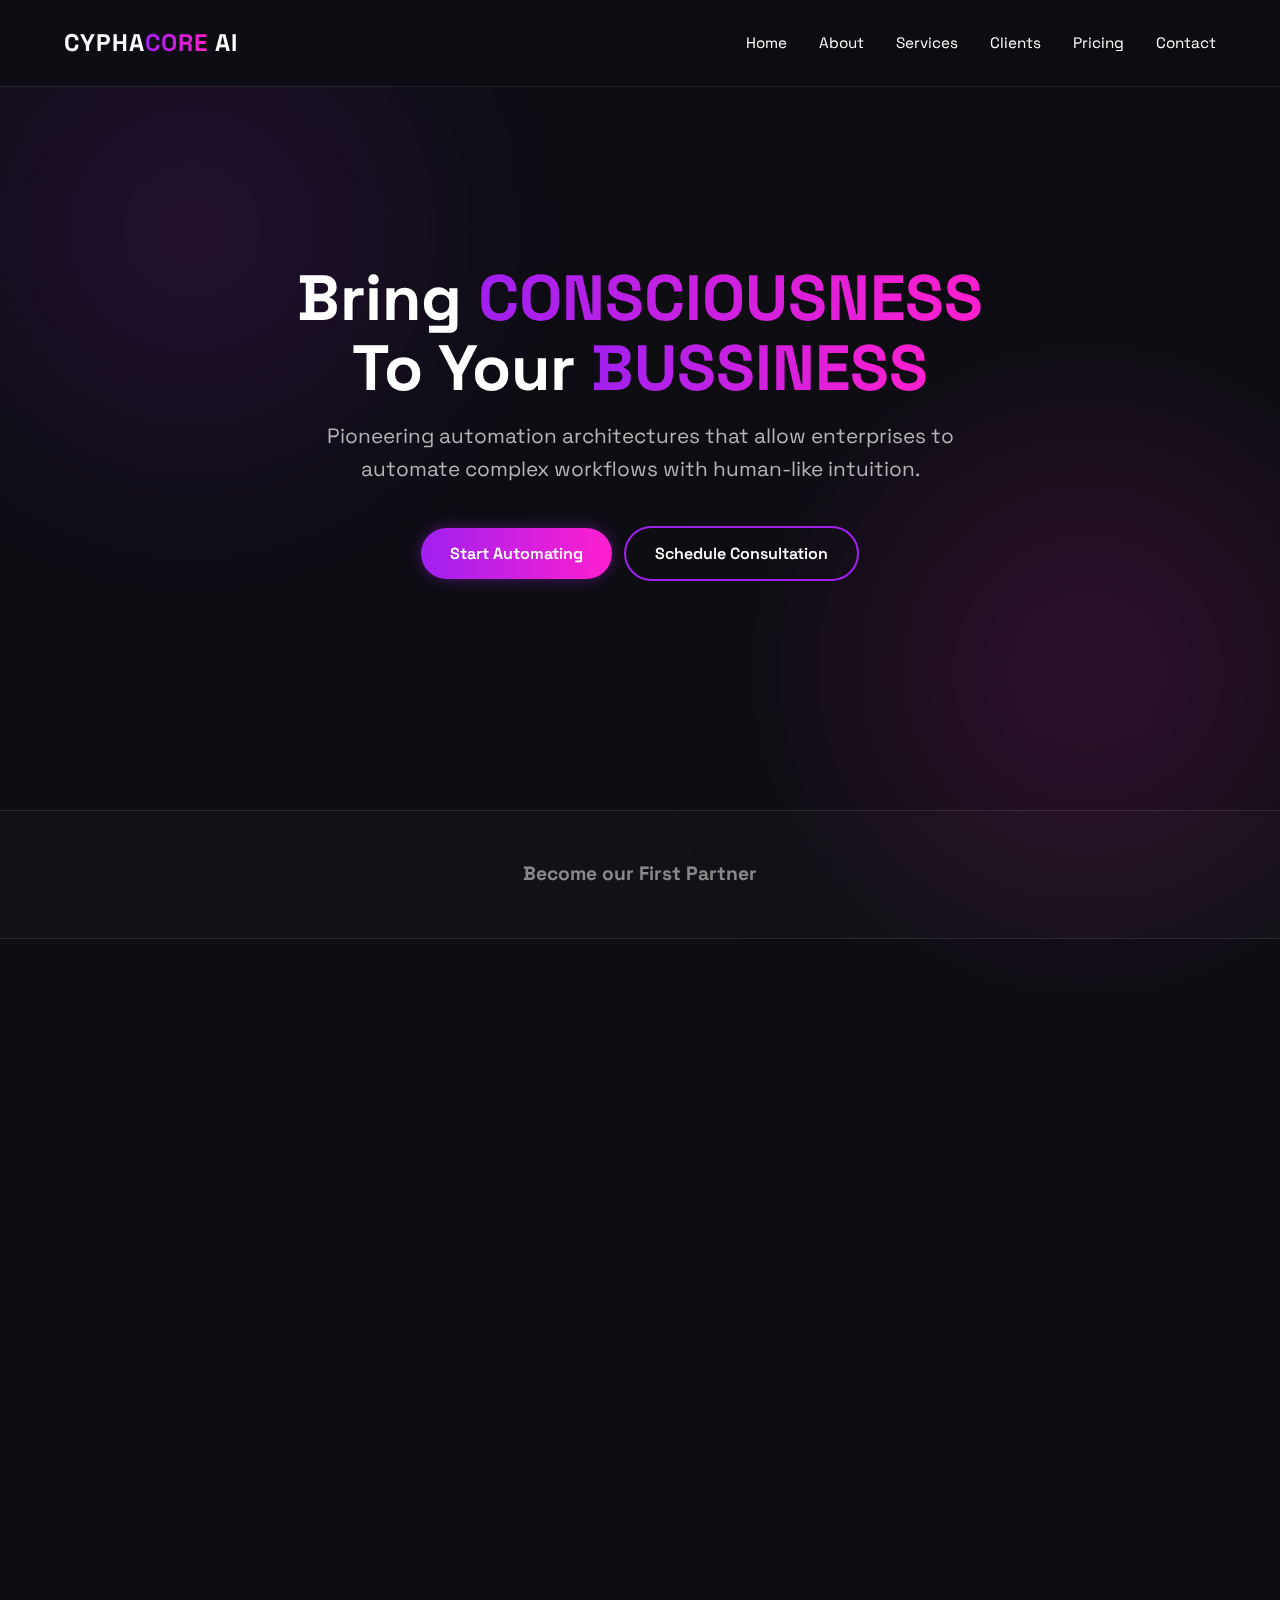
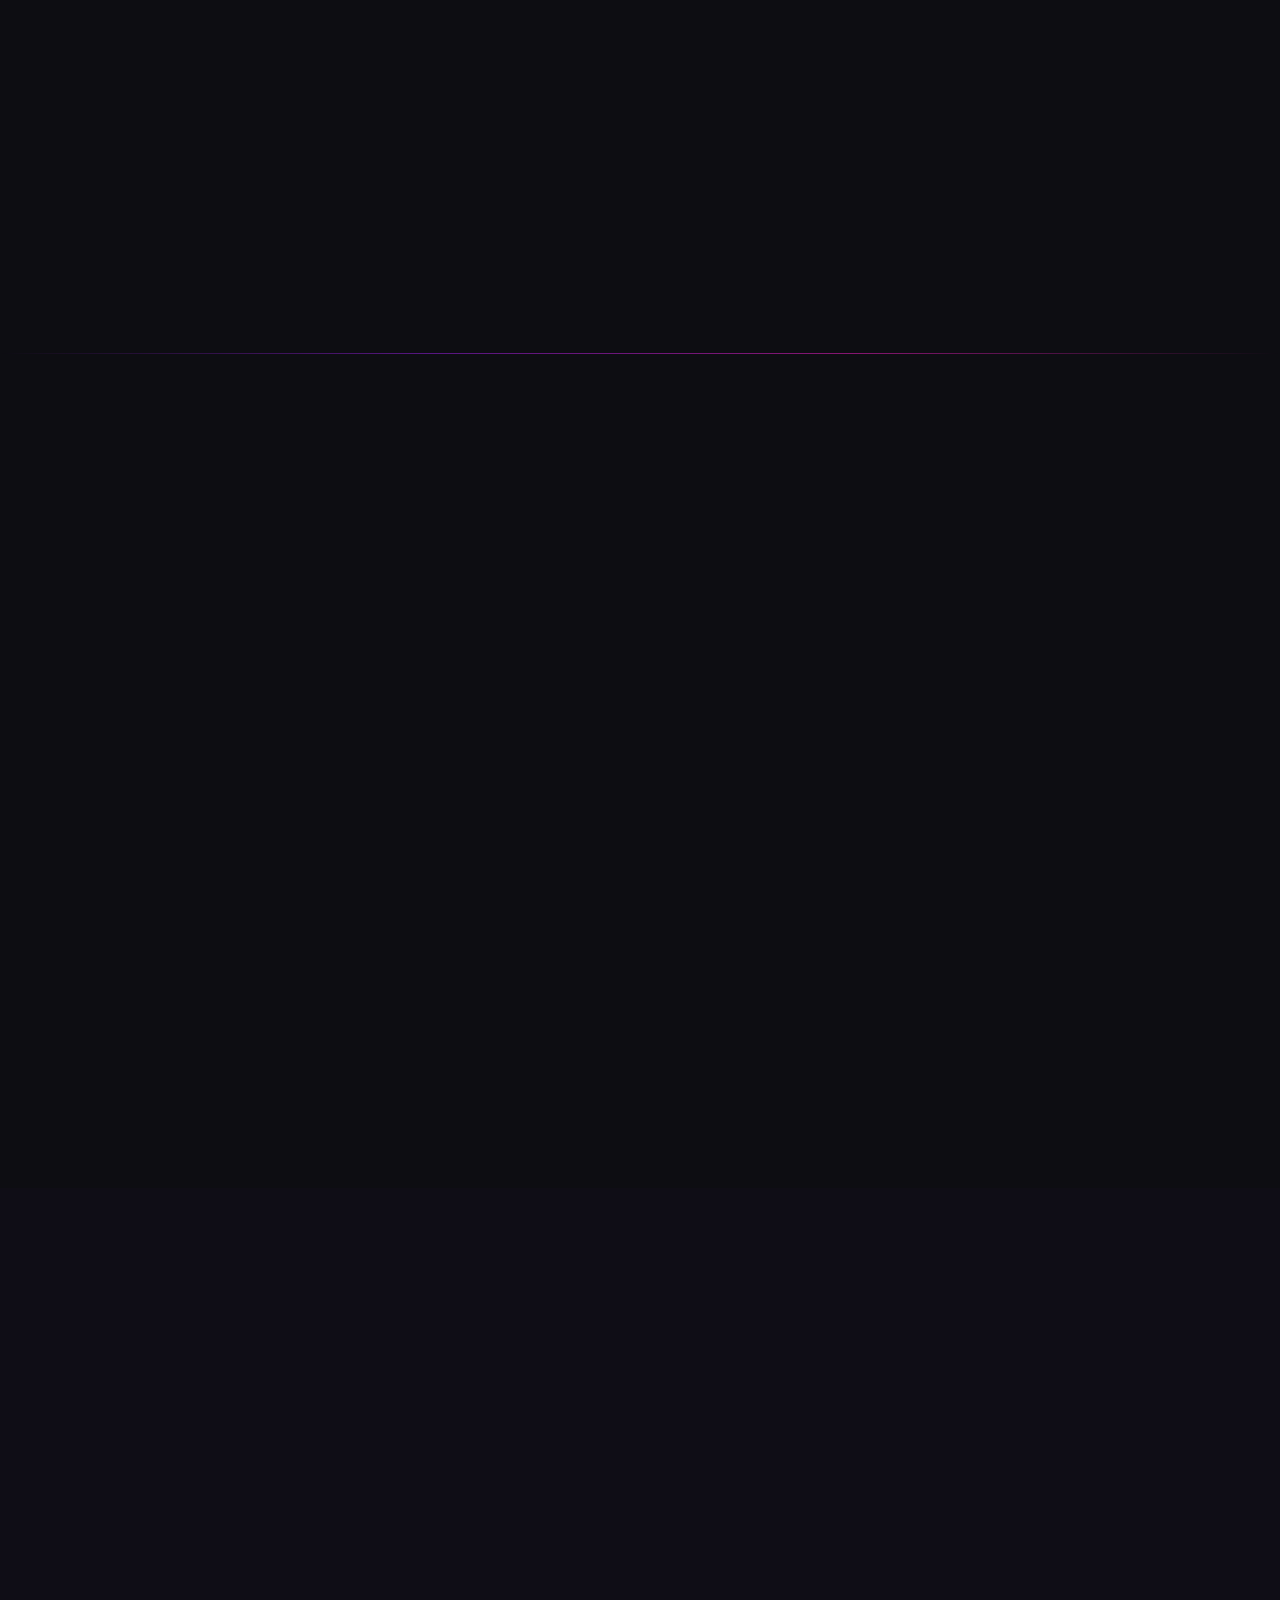
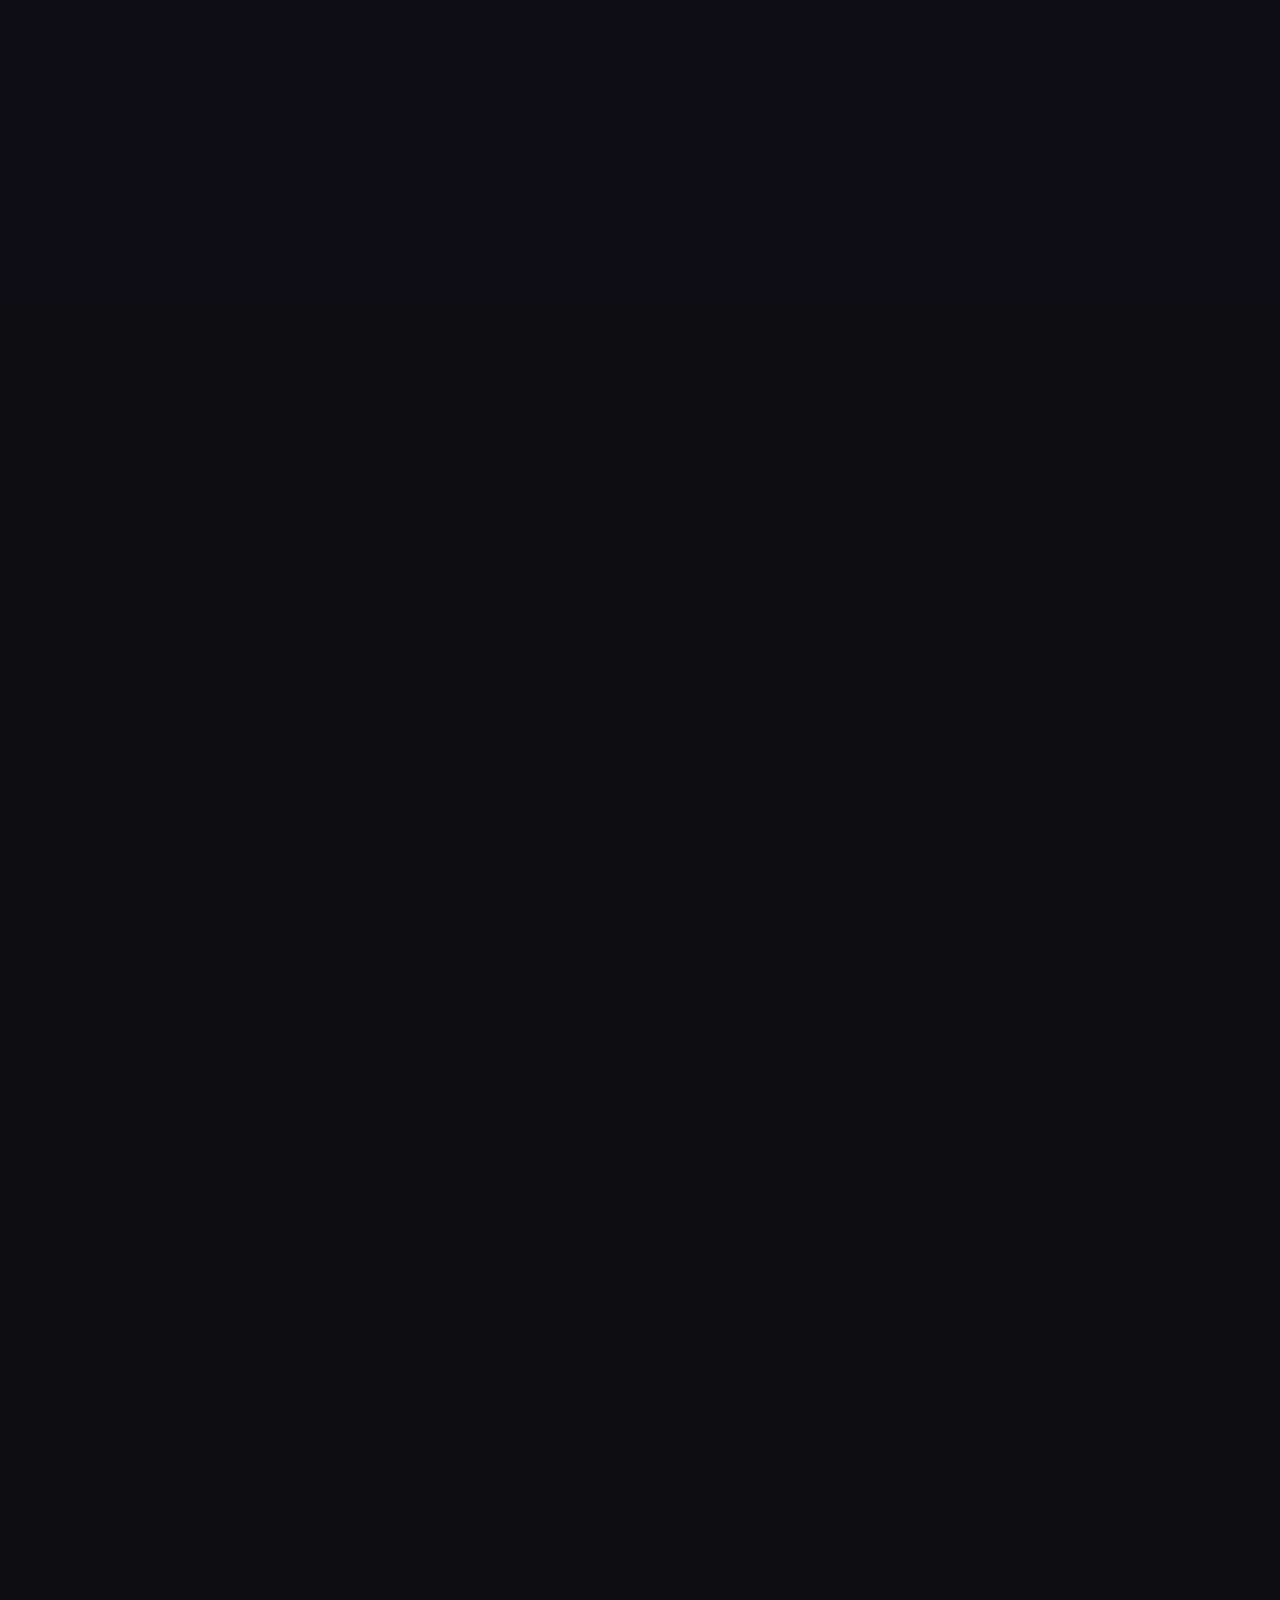
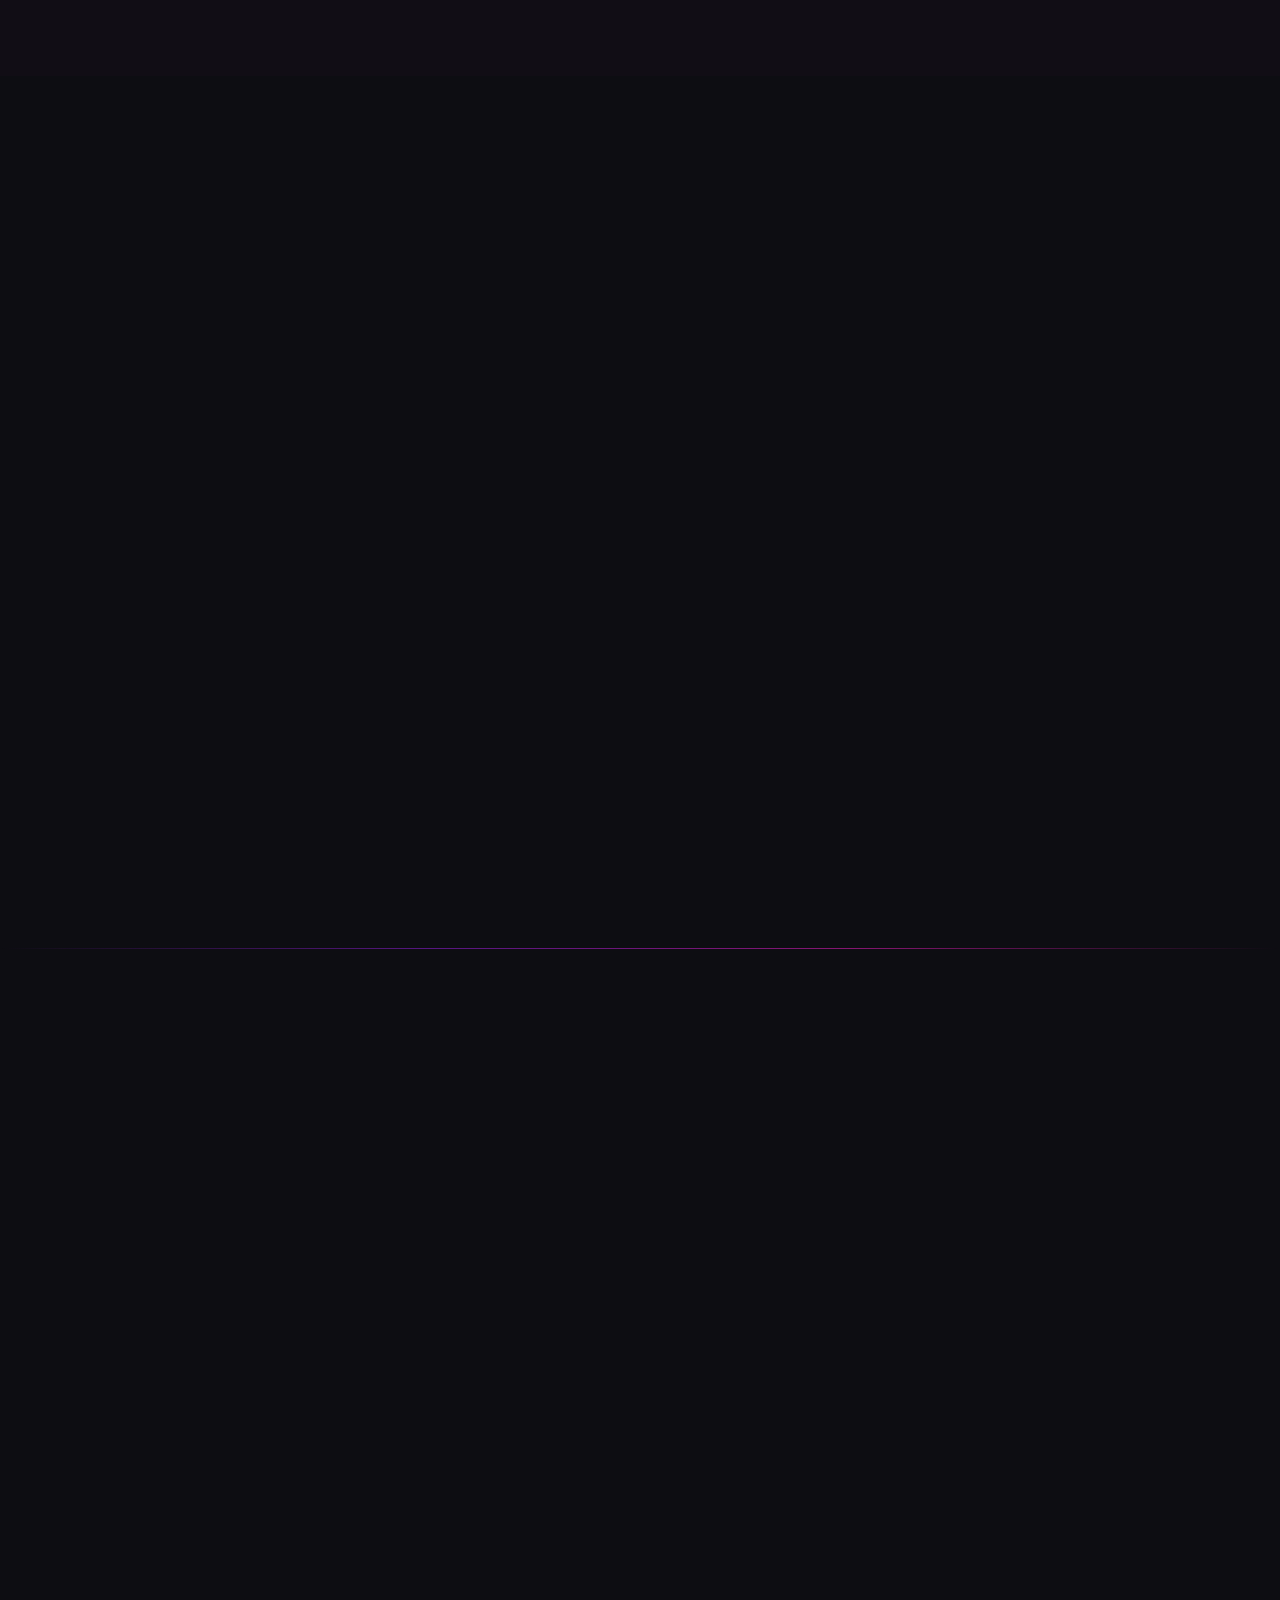
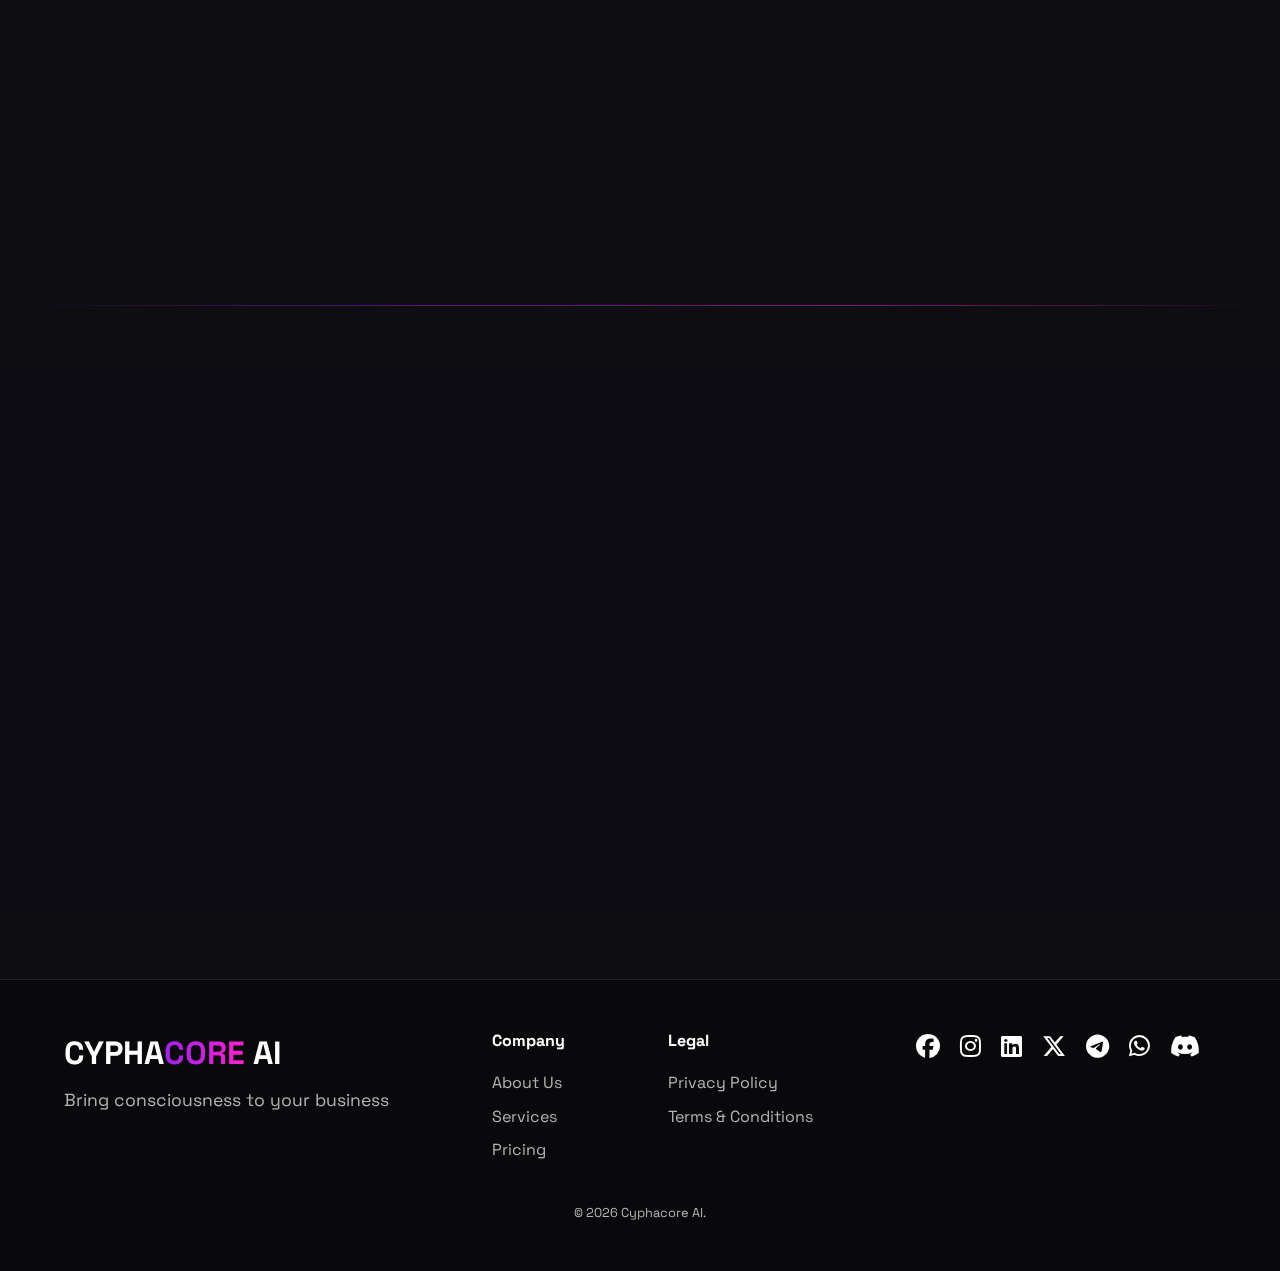
<file: index.html>
<!DOCTYPE html>
<html lang="en">
<head>
    <meta charset="UTF-8">
    <meta name="viewport" content="width=device-width, initial-scale=1.0">
    <title>Cyphacore AI</title>
    
    <link rel="icon" type="image/x-icon" href="assets/images/favicon.ico">
    <link rel="icon" type="image/png" href="assets/images/favicon.png">
    
    <link rel="stylesheet" href="assets/css/style.css">
    <link href="https://fonts.googleapis.com/css2?family=Space+Grotesk:wght@300;400;700&display=swap" rel="stylesheet">
    <link rel="stylesheet" href="https://cdnjs.cloudflare.com/ajax/libs/font-awesome/6.5.1/css/all.min.css">

    <style>
        /* Responsive Tweaks for Home Page */
        @media (max-width: 768px) {
            .hero h1 { font-size: 2.5rem !important; }
            .hero p { font-size: 1rem !important; padding: 0 1rem; }
            .grid-3 { display: block !important; }
            .grid-3 > div { margin-bottom: 1.5rem; }
            .grid-2 { display: block !important; }
            .grid-2 > div { margin-bottom: 2rem; }
            .glass-card[style*="min-height"] { min-height: 250px !important; }
            section { padding: 4rem 1rem; }
            .stats .grid-3 { padding: 0 1rem; }
        }
    </style>
</head>
<body>

    <div id="navbar-placeholder"></div>

    <section class="hero" style="text-align: center; min-height: 90vh; display: flex; flex-direction: column; justify-content: center; align-items: center;">
        <h1 class="fade-in hero h1" style="font-size: 4rem; margin-bottom: 1rem; line-height: 1.1;">
            Bring <span class="gradient-text">CONSCIOUSNESS</span> <br>To Your <span class="gradient-text">BUSSINESS</span>
        </h1>
        <p class="fade-in hero p" style="font-size: 1.3rem; color: var(--text-muted); max-width: 700px; margin-bottom: 2.5rem;">
            Pioneering automation architectures that allow enterprises to automate complex workflows with human-like intuition.
        </p>
        <div class="cta-group fade-in">
            <a href="services.html" class="btn btn-primary" style="margin-right: 0.5rem; margin-bottom: 1rem;">Start Automating</a>
            <a href="contact.html" class="btn btn-outline">Schedule Consultation</a>
        </div>
    </section>

    <div style="background: rgba(255,255,255,0.02); padding: 3rem 0; overflow-x: scroll; white-space: nowrap; border-top: 1px solid var(--glass-border); border-bottom: 1px solid var(--glass-border);">
        <div style="display: flex; justify-content: space-around; opacity: 0.5; font-weight: bold; font-size: 1.2rem; min-width: 800px;">
            <span>Become our First Partner</span>

        </div>
    </div>

    <section class="stats fade-in" style="background: rgba(160, 32, 240, 0.03);">
        <div class="grid-3" style="text-align: center; display: grid; grid-template-columns: repeat(3, 1fr); gap: 20px;">
            <div>
                <h2 class="gradient-text" style="font-size: 3rem;">+40%</h2>
                <p style="color: var(--text-muted);">Efficiency Gain Avg.</p>
            </div>
            <div>
                <h2 class="gradient-text" style="font-size: 3rem;">100+</h2>
                <p style="color: var(--text-muted);">Tasks Automated</p>
            </div>
            <div>
                <h2 class="gradient-text" style="font-size: 3rem;"><i class="fas fa-infinity" style="font-size: 2.5rem;"></i></h2>
                <p style="color: var(--text-muted);">Scalability</p>
            </div>
        </div>
    </section>

    <section>
        <h2 class="section-title fade-in">Core <span class="gradient-text">Services</span></h2>
        <div class="grid-3" style="display: grid; grid-template-columns: repeat(3, 1fr); gap: 30px;">
            <div class="glass-card fade-in">
                <i class="fas fa-brain" style="font-size: 2.5rem; color: var(--neon-purple); margin-bottom: 1.5rem;"></i>
                <h3>AI-Powered Workflows</h3>
                <p style="color: var(--text-muted);">Enhance automations with AI for tasks like content generation, message classification, document processing, and smart decision routing.</p>
            </div>
            <div class="glass-card fade-in">
                <i class="fas fa-users-cog" style="font-size: 2.5rem; color: var(--neon-pink); margin-bottom: 1.5rem;"></i>
                <h3>CRM & Sales Automation</h3>
                <p style="color: var(--text-muted);">Automatically capture leads, update CRM records, trigger follow-ups, and sync customer data across platforms like HubSpot, Sheets, Notion, or Airtable.</p>
            </div>
            <div class="glass-card fade-in">
                <i class="fas fa-tools" style="font-size: 2.5rem; color: var(--neon-purple); margin-bottom: 1.5rem;"></i>
                <h3>Monitoring & Maintenance</h3>
                <p style="color: var(--text-muted); margin-top: 1rem; line-height: 1.6;">
                    We monitor workflows, handle failures, apply updates,
                    and ensure automations continue running reliably as your business grows.
                </p>
            </div>
        </div>
    </section>

    <hr class="neon-divider">

    <section>
        <h2 class="section-title fade-in">Seamless <span class="gradient-text">Connectivity</span></h2>
        <div class="grid-2" style="display: grid; grid-template-columns: repeat(2, 1fr); gap: 30px; align-items: center;">
            <div class="fade-in">
                <h3 style="margin-bottom: 1.5rem;">API & Tool Integrations</h3>
                <p style="color: var(--text-muted); margin-bottom: 2rem;">
                    Connect your existing tools using APIs—including email platforms, payment systems, databases, internal tools, and third-party services.
                </p>
                
                <h3 style="margin-bottom: 1.5rem;">Unified Ecosystems</h3>
                <p style="color: var(--text-muted); margin-bottom: 2rem;">
                    We bridge the gaps between your isolated software, allowing data to flow freely and securely across your entire business infrastructure without manual intervention.
                </p>
                <a href="services.html" class="btn btn-primary">See Integrations</a>
            </div>
            <div class="glass-card fade-in" style="min-height: 450px; display: flex; align-items: center; justify-content: center; border: 1px dashed var(--neon-pink);">
                <i class="fas fa-plug" style="font-size: 10rem; opacity: 0.15; color: var(--neon-pink);"></i>
            </div>
        </div>
    </section>

    <section style="background: rgba(160, 32, 240, 0.02);">
        <h2 class="section-title fade-in">Enterprise <span class="gradient-text">Solutions</span></h2>
        <div class="grid-2" style="display: grid; grid-template-columns: repeat(2, 1fr); gap: 30px; align-items: center;">
            <div class="glass-card fade-in" style="padding: 3rem; order: 2;">
                <h3 style="color: var(--neon-purple); margin-bottom: 1rem;">Custom Enterprise Automation</h3>
                <p style="color: var(--text-muted); margin-bottom: 1rem;">
                    Large or complex automation systems with advanced logic, higher workflow limits, SLAs, and dedicated support—built to scale.
                </p>
                <ul style="list-style: none; color: var(--text-main); margin-top: 1.5rem;">
                    <li><i class="fas fa-check" style="color: var(--neon-pink); margin-right: 0.5rem;"></i> Advanced Logic Gates</li>
                    <li><i class="fas fa-check" style="color: var(--neon-pink); margin-right: 0.5rem;"></i> High-Volume Processing</li>
                    <li><i class="fas fa-check" style="color: var(--neon-pink); margin-right: 0.5rem;"></i> Dedicated Support</li>
                </ul>
            </div>
            <div class="glass-card fade-in" style="min-height: 400px; display: flex; align-items: center; justify-content: center; order: 1;">
                <i class="fas fa-building" style="font-size: 8rem; opacity: 0.15; color: var(--neon-purple);"></i>
            </div>
        </div>
    </section>
    
    <section>
        <h2 class="section-title fade-in">Ethics, <span class="gradient-text">Trust,</span> and Governance</h2>
        <div class="grid-3" style="display: grid; grid-template-columns: repeat(3, 1fr); gap: 30px;">
            <div class="glass-card fade-in">
                <i class="fas fa-fingerprint" style="font-size: 2.5rem; color: var(--neon-purple); margin-bottom: 1.5rem;"></i>
                <h3>Data Security</h3>
                <p style="color: var(--text-muted);">Your data remains exclusively yours. We offer secure encryption and compliance with strict data protection standards.</p>
            </div>
            <div class="glass-card fade-in">
                <i class="fas fa-handshake" style="font-size: 2.5rem; color: var(--neon-pink); margin-bottom: 1.5rem;"></i>
                <h3>Reliability</h3>
                <p style="color: var(--text-muted);">Every automated decision is logged, traceable, and fully transparent, ensuring your business runs smoothly without hidden errors.</p>
            </div>
            <div class="glass-card fade-in">
                <i class="fas fa-balance-scale" style="font-size: 2.5rem; color: var(--neon-purple); margin-bottom: 1.5rem;"></i>
                <h3>Bias Mitigation</h3>
                <p style="color: var(--text-muted);">We employ active measures to ensure our AI models act fairly and consistently across all customer interactions.</p>
            </div>
        </div>
    </section>

    <section style="background: rgba(255, 31, 207, 0.02);">
        <h2 class="section-title fade-in">Drive Growth with <span class="gradient-text">Automation</span></h2>
        <div class="grid-2" style="display: grid; grid-template-columns: repeat(2, 1fr); gap: 30px; align-items: center;">
            <div class="glass-card fade-in" style="min-height: 450px; display: flex; align-items: center; justify-content: center; border: 1px dashed var(--neon-purple);">
                <i class="fas fa-bullhorn" style="font-size: 10rem; opacity: 0.15; color: var(--neon-purple);"></i>
            </div>
            <div class="fade-in">
                <h3 style="margin-bottom: 1.5rem;">CRM & Marketing AI</h3>
                <p style="color: var(--text-muted); margin-bottom: 2rem;">
                    Marketing isn't just about creativity; it's about timing. AI automation ensures no lead is left behind by bridging the gap between ad clicks and your sales team.
                </p>
                <ul style="list-style: none; color: var(--text-main); margin-top: 1.5rem;">
                    <li style="margin-bottom: 1rem;"><i class="fas fa-bolt" style="color: var(--neon-pink); margin-right: 0.5rem;"></i> <strong>Instant Capture:</strong> Sync leads from FB/LinkedIn ads to CRM instantly.</li>
                    <li style="margin-bottom: 1rem;"><i class="fas fa-filter" style="color: var(--neon-pink); margin-right: 0.5rem;"></i> <strong>Smart Segmentation:</strong> AI tags leads based on behavior for targeted campaigns.</li>
                    <li><i class="fas fa-envelope-open-text" style="color: var(--neon-pink); margin-right: 0.5rem;"></i> <strong>Auto-Nurturing:</strong> Trigger personalized email sequences that feel human.</li>
                </ul>
            </div>
        </div>
    </section>

    <section>
        <h2 class="section-title fade-in">A <span class="gradient-text">Success</span> Story</h2>
        <div class="glass-card fade-in" style="max-width: 900px; margin: 0 auto; padding: 4rem; text-align: center;">
            <i class="fas fa-quote-left" style="font-size: 2rem; color: var(--neon-pink); margin-bottom: 2rem;"></i>
            <p style="font-size: 1.5rem; color: var(--text-main); margin-bottom: 2rem; font-style: italic;">
                "Cyphacore's automation saved us 20 hours a week on manual data entry. Our CRM is finally always up to date, and our sales team can focus on closing deals."
            </p>
            <h4 style="color: var(--neon-purple); margin-bottom: 0.5rem;">— Dr. Evelyn Reed, CEO of Quantum Leap</h4>
            <p style="color: var(--text-muted);">Global Logistics</p>
            <a href="clients.html" class="btn btn-outline" style="margin-top: 2rem;">Read Full Case Study</a>
        </div>
    </section>

    <hr class="neon-divider">

    <section>
        <h2 class="section-title fade-in">Common <span class="gradient-text">Questions</span></h2>
        <div style="max-width: 800px; margin: 0 auto;">
            <div class="glass-card fade-in" style="margin-bottom: 1rem;">
                <h4>Is my data secure?</h4>
                <p style="color: var(--text-muted); margin-top: 0.5rem;">Yes. We utilize secure API connections and encryption. Your data moves directly between your apps and is not stored permanently on our servers.</p>
            </div>
            <div class="glass-card fade-in" style="margin-bottom: 1rem;">
                <h4>How long does implementation take?</h4>
                <p style="color: var(--text-muted); margin-top: 0.5rem;">Standard automation setups take 1-2 weeks depending on the complexity of your current stack.</p>
            </div>
            <div class="glass-card fade-in">
                <h4>Do you support custom internal tools?</h4>
                <p style="color: var(--text-muted); margin-top: 0.5rem;">Yes, as long as your tool has an API or webhook capability, we can integrate it into your workflow.</p>
            </div>
        </div>
    </section>
    
    <hr class="neon-divider">

    <section style="text-align: center; padding: 8rem 5%; background: rgba(13, 13, 18, 0.7);">
        <h2 class="fade-in" style="font-size: 3.5rem;">Stop Doing Busy Work. <span class="gradient-text">Start Growing.</span></h2>
        <p class="fade-in" style="margin-bottom: 3rem; color: var(--text-muted); font-size: 1.3rem; max-width: 800px; margin: 1rem auto 3rem auto;">
            The future of your business is built on efficient automation. Take the first step with Cyphacore today.
        </p>
        <a href="contact.html" class="btn btn-primary fade-in" style="padding: 1.2rem 4rem; font-size: 1.2rem; border-radius: 60px;">Request Consultation</a>
    </section>

    <div id="footer-placeholder"></div>

    <script src="assets/js/app.js"></script>
    <script>
        function loadComponent(id, file) {
            fetch(file)
                .then(res => res.text())
                .then(data => document.getElementById(id).innerHTML = data);
        }

        loadComponent('navbar-placeholder', 'navbar.html');
        loadComponent('footer-placeholder', 'footer.html');
    </script>
</body>

</html>
</file>
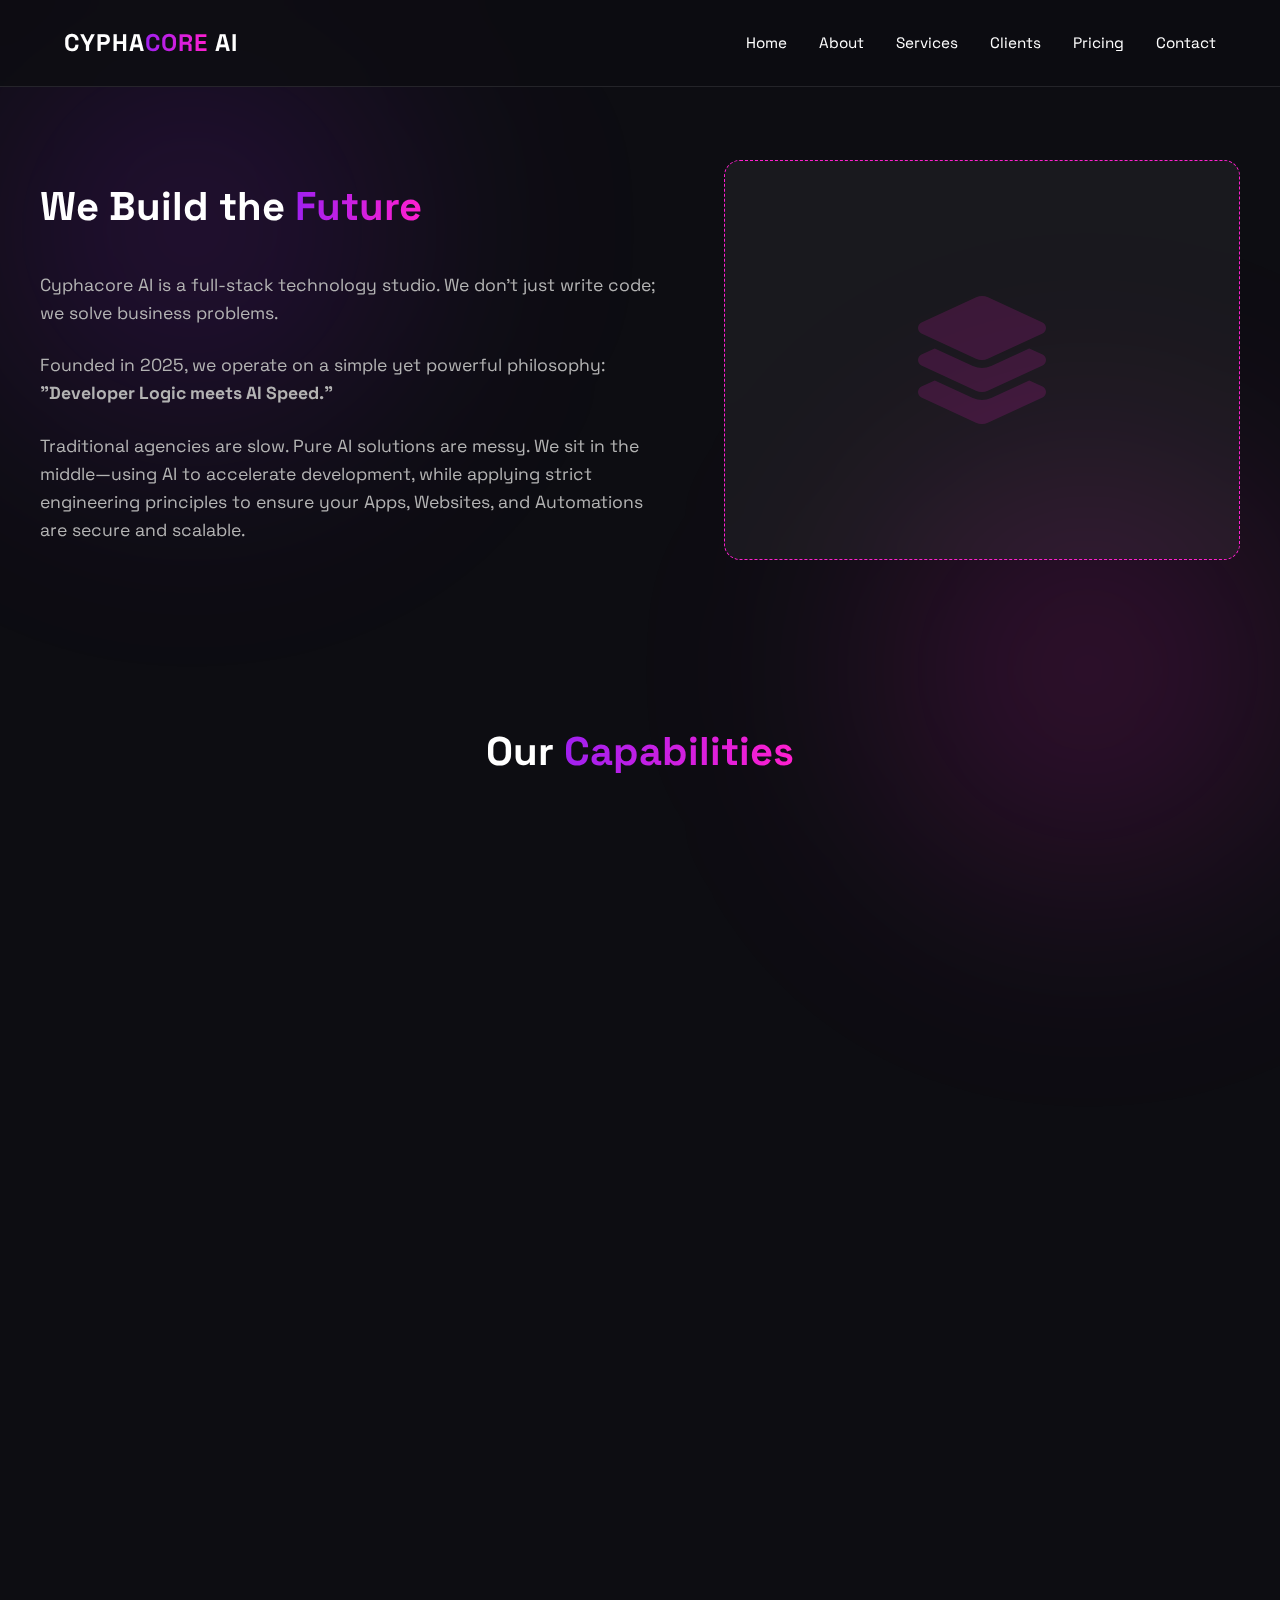
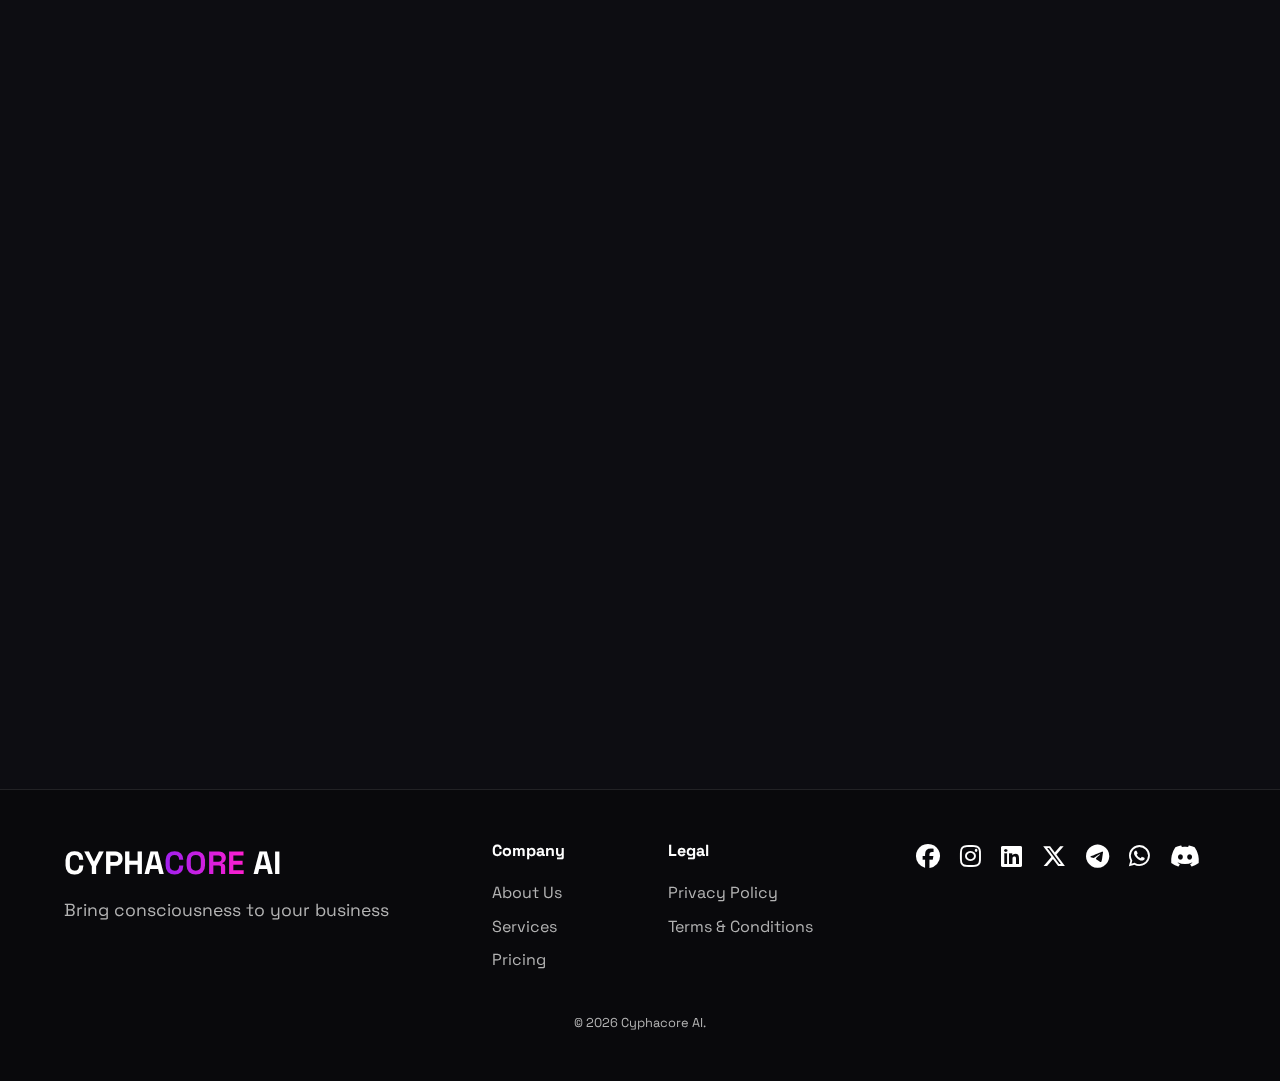
<file: about.html>
<!DOCTYPE html>
<html lang="en">
<head>
    <meta charset="UTF-8">
    <meta name="viewport" content="width=device-width, initial-scale=1.0">
    <title>About | Cyphacore AI</title>
    
    <link rel="icon" type="image/x-icon" href="assets/images/favicon.ico">
    <link rel="icon" type="image/png" href="assets/images/favicon.png">
    
    <link rel="stylesheet" href="assets/css/style.css">
    <link href="https://fonts.googleapis.com/css2?family=Space+Grotesk:wght@300;400;700&display=swap" rel="stylesheet">
    <link rel="stylesheet" href="https://cdnjs.cloudflare.com/ajax/libs/font-awesome/6.5.1/css/all.min.css">

    <style>
        /* --- Animation Core --- */
        .fade-in {
            opacity: 0;
            transform: translateY(50px);
            transition: opacity 2.5s cubic-bezier(0.19, 1, 0.22, 1), transform 2.5s cubic-bezier(0.19, 1, 0.22, 1);
            will-change: opacity, transform;
        }
        .fade-in.visible {
            opacity: 1;
            transform: translateY(0);
        }

        /* Adjustments for About Page Layout */
        .about-hero {
            padding: 10rem 2rem 5rem;
        }
        
        .grid-2 {
            display: grid;
            grid-template-columns: 1.2fr 1fr;
            gap: 4rem;
            max-width: 1200px;
            margin: 0 auto;
            align-items: center;
        }

        @media (max-width: 768px) {
            .grid-2 { grid-template-columns: 1fr; gap: 2rem; }
            .about-hero { padding-top: 8rem; }
        }
    </style>
</head>
<body>

    <div id="navbar-placeholder"></div>

    <section class="about-hero">
        <div class="grid-2">
            <div class="fade-in">
                <h1 class="section-title" style="text-align: left; margin-bottom: 2rem;">
                    We Build the <span class="gradient-text">Future</span>
                </h1>

                <p style="color: var(--text-muted); margin-bottom: 1.5rem; font-size: 1.1rem;">
                    Cyphacore AI is a full-stack technology studio. We don't just write code; we solve business problems. 
                </p>

                <p style="color: var(--text-muted); margin-bottom: 1.5rem; font-size: 1.1rem;">
                    Founded in 2025, we operate on a simple yet powerful philosophy: <strong>"Developer Logic meets AI Speed."</strong>
                </p>

                <p style="color: var(--text-muted); font-size: 1.1rem;">
                    Traditional agencies are slow. Pure AI solutions are messy. We sit in the middle—using AI to accelerate development, while applying strict engineering principles to ensure your Apps, Websites, and Automations are secure and scalable.
                </p>
            </div>

            <div class="glass-card fade-in" style="display:flex; justify-content:center; align-items:center; min-height:400px; border: 1px dashed var(--neon-pink);">
                <i class="fas fa-layer-group" style="font-size:8rem; opacity:0.15; color: var(--neon-pink);"></i>
            </div>
        </div>
    </section>

    <section style="padding: 5rem 2.5rem;">
        <h2 class="section-title fade-in">
            Our <span class="gradient-text">Capabilities</span>
        </h2>

        <div class="grid-3">
            <div class="glass-card fade-in">
                <i class="fas fa-code" style="font-size: 2rem; color: var(--neon-purple); margin-bottom: 1.5rem;"></i>
                <h3>Engineering & Dev</h3>
                <p style="color: var(--text-muted);">
                    From simple Landing Pages to complex Android Apps and Python Admin Panels. We build digital products that look great and work perfectly.
                </p>
            </div>

            <div class="glass-card fade-in">
                <i class="fas fa-robot" style="font-size: 2rem; color: var(--neon-pink); margin-bottom: 1.5rem;"></i>
                <h3>Intelligent Automation</h3>
                <p style="color: var(--text-muted);">
                    We utilize n8n and custom scripts to remove manual work. If you do a task more than twice, we can likely build a bot to do it for you forever.
                </p>
            </div>

            <div class="glass-card fade-in">
                <i class="fas fa-brain" style="font-size: 2rem; color: var(--neon-purple); margin-bottom: 1.5rem;"></i>
                <h3>AI Innovation</h3>
                <p style="color: var(--text-muted);">
                    We integrate Custom LLMs and AI Agents into your business, giving you a competitive edge with tools that understand your specific industry data.
                </p>
            </div>
        </div>
    </section>

    <section style="padding: 5rem 2.5rem;">
        <h2 class="section-title fade-in">
            The <span class="gradient-text">Philosophy</span>
        </h2>

        <div class="grid-3">
            <div class="glass-card fade-in">
                <i class="fas fa-ruler-combined" style="font-size: 2rem; color: var(--neon-purple); margin-bottom: 1.5rem;"></i>
                <h3>Architectural Precision</h3>
                <p style="color: var(--text-muted);">
                    We don't rely on "spaghetti code." Every app and workflow is designed with proper logic (MVVM, Clean Architecture) so it's easy to maintain.
                </p>
            </div>

            <div class="glass-card fade-in">
                <i class="fas fa-bolt" style="font-size: 2rem; color: var(--neon-pink); margin-bottom: 1.5rem;"></i>
                <h3>Speed without Compromise</h3>
                <p style="color: var(--text-muted);">
                    By leveraging AI tools during the build process, we deliver projects 10x faster than traditional software houses, saving you time and money.
                </p>
            </div>

            <div class="glass-card fade-in">
                <i class="fas fa-check-circle" style="font-size: 2rem; color: var(--neon-purple); margin-bottom: 1.5rem;"></i>
                <h3>Problem Solvers First</h3>
                <p style="color: var(--text-muted);">
                    We aren't just coders; we are partners. We look at your business holistically and suggest the right solution—whether it's an App, a Bot, or a Website.
                </p>
            </div>
        </div>
    </section>

    <section style="padding: 8rem 2rem; text-align:center;">
        <div class="glass-card fade-in" style="max-width:800px; margin:0 auto; padding: 4rem;">
            <h2>
                Ready to <span class="gradient-text">Upgrade?</span>
            </h2>
            <p style="color: var(--text-muted); margin-top:1.5rem; font-size: 1.2rem; line-height: 1.8;">
                Cyphacore AI is the bridge between your idea and reality. 
                Let's build something amazing together.
            </p>
            <a href="contact.html" class="btn btn-primary" style="margin-top: 2rem;">Work With Us</a>
        </div>
    </section>

    <div id="footer-placeholder"></div>

    <script src="assets/js/app.js"></script>
    <script>
        function loadComponent(id, file) {
            fetch(file)
                .then(res => res.text())
                .then(data => {
                    document.getElementById(id).innerHTML = data;
                });
        }

        loadComponent('navbar-placeholder', 'navbar.html');
        loadComponent('footer-placeholder', 'footer.html');

        // Animation Trigger
        setTimeout(() => {
            const observerOptions = { threshold: 0.1 };
            const observer = new IntersectionObserver((entries) => {
                entries.forEach(entry => {
                    if (entry.isIntersecting) {
                        entry.target.classList.add('visible');
                        observer.unobserve(entry.target);
                    }
                });
            }, observerOptions);

            document.querySelectorAll('.fade-in').forEach(el => observer.observe(el));
        }, 300);
    </script>
</body>
</html>
</file>
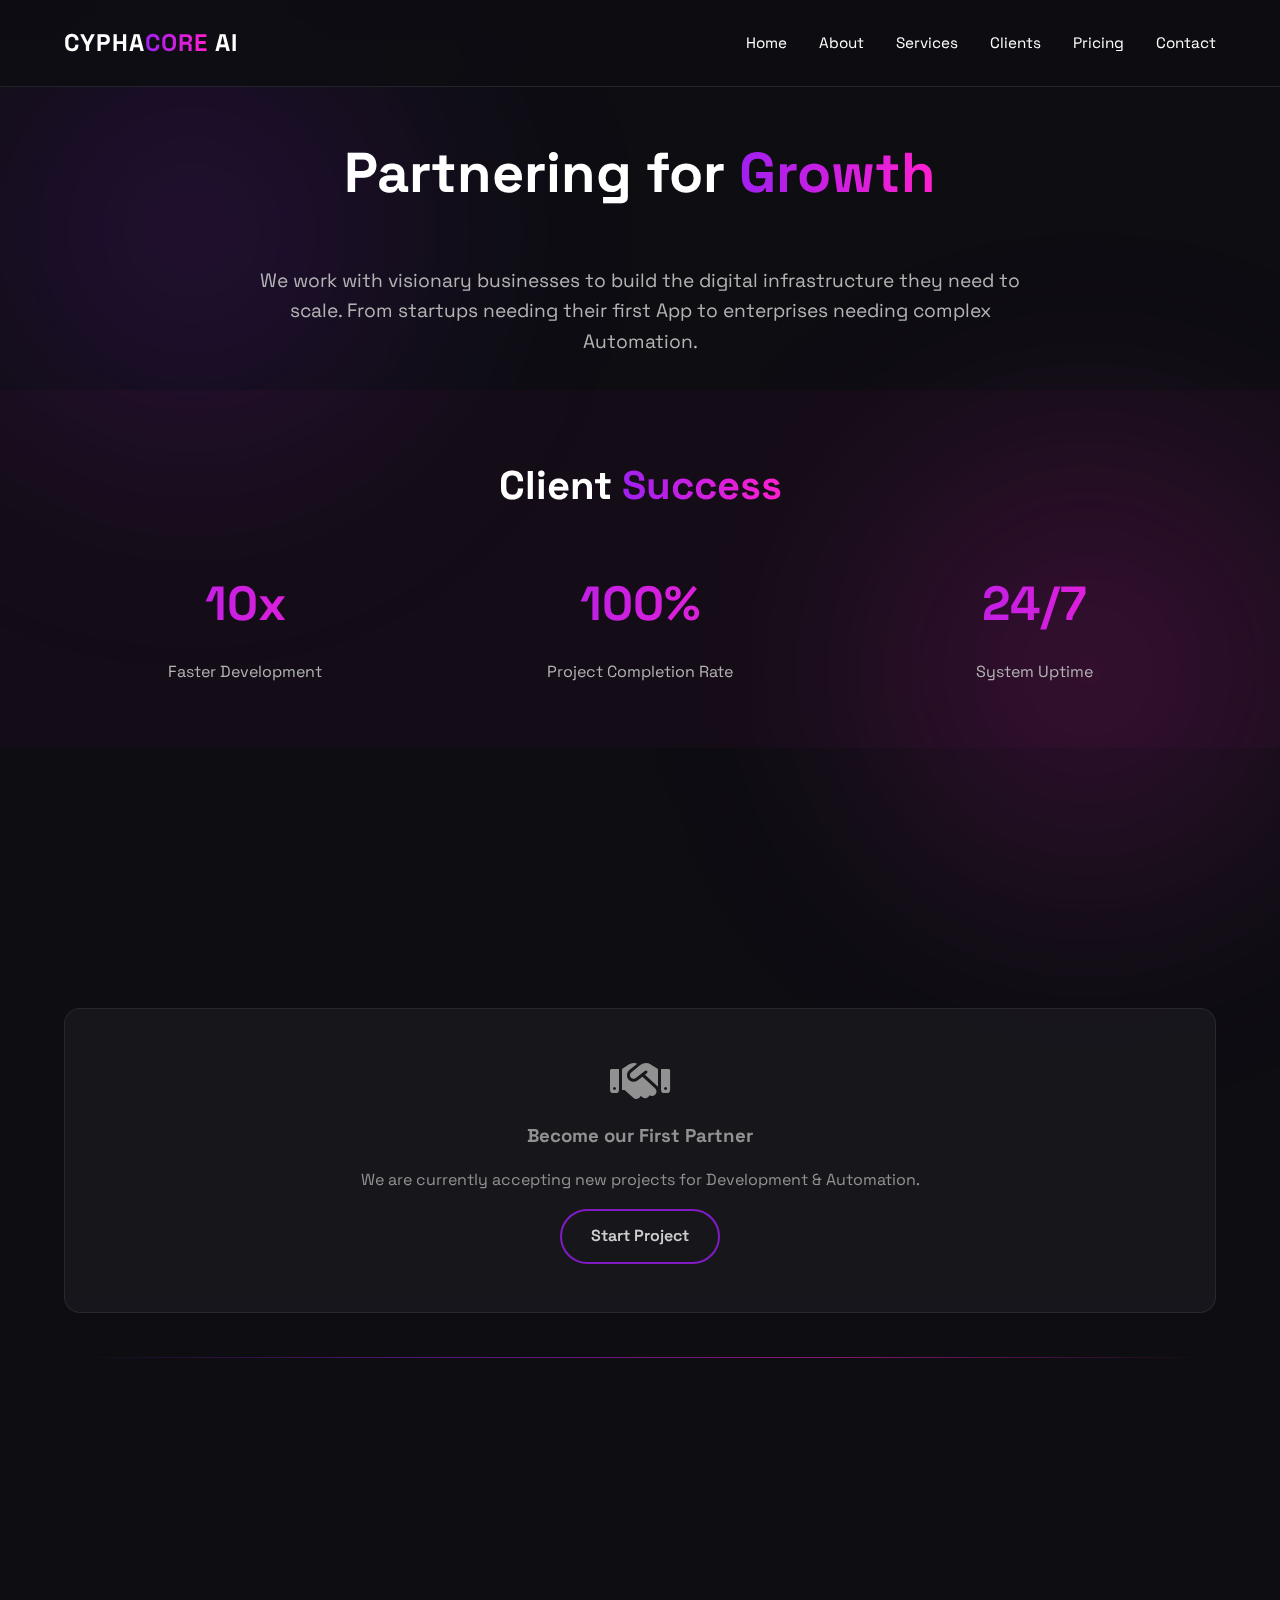
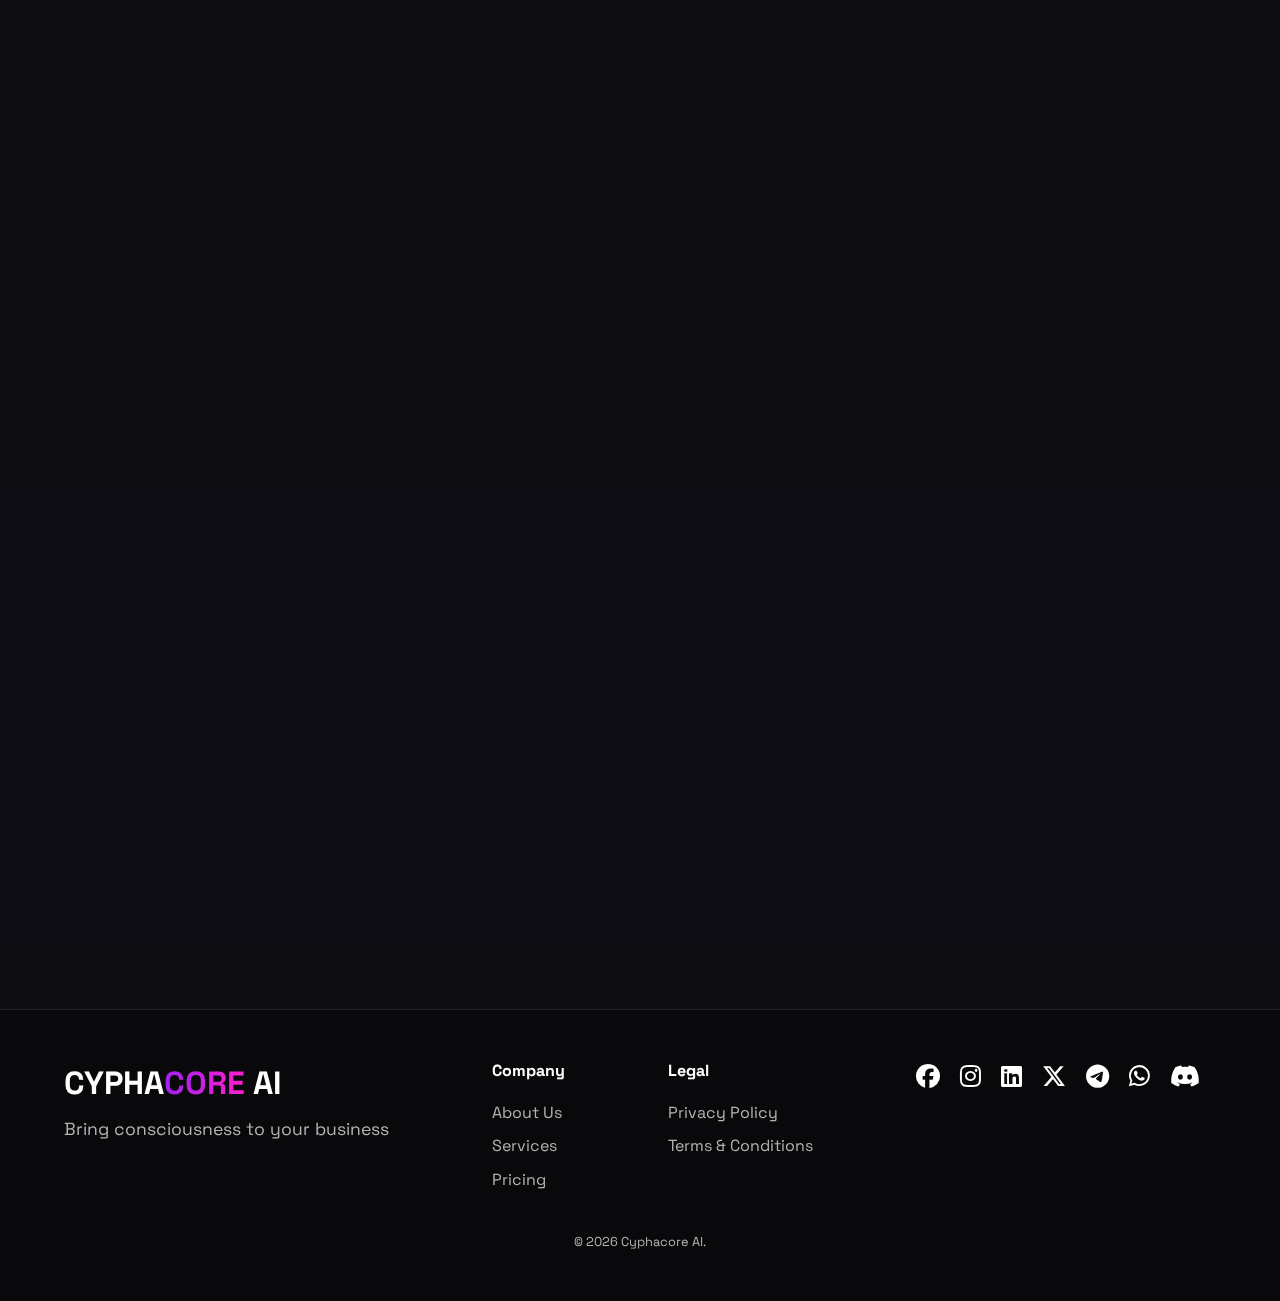
<file: clients.html>
<!DOCTYPE html>
<html lang="en">
<head>
    <meta charset="UTF-8">
    <meta name="viewport" content="width=device-width, initial-scale=1.0">
    <title>Clients | Cyphacore AI</title>
    
    <link rel="icon" type="image/x-icon" href="assets/images/favicon.ico">
    <link rel="icon" type="image/png" href="assets/images/favicon.png">
    <link rel="stylesheet" href="assets/css/style.css">
    <link href="https://fonts.googleapis.com/css2?family=Space+Grotesk:wght@300;400;700&display=swap" rel="stylesheet">
    <link rel="stylesheet" href="https://cdnjs.cloudflare.com/ajax/libs/font-awesome/6.5.1/css/all.min.css">
</head>
<body>

    <div id="navbar-placeholder"></div>

    <section style="text-align: center; padding-top: 8rem; padding-bottom: 2rem;">
        <h1 class="section-title fade-in" style="font-size: 3.5rem;">Partnering for <span class="gradient-text">Growth</span></h1>
        <p style="color: var(--text-muted); font-size: 1.2rem; max-width: 800px; margin: 0 auto;" class="fade-in">
            We work with visionary businesses to build the digital infrastructure they need to scale. From startups needing their first App to enterprises needing complex Automation.
        </p>
    </section>

    <section class="stats fade-in" style="background: rgba(255, 31, 207, 0.03); padding-top: 4rem; padding-bottom: 4rem;">
        <h2 class="section-title fade-in" style="margin-bottom: 3rem;">Client <span class="gradient-text">Success</span></h2>
        <div class="grid-3" style="text-align: center;">
            <div>
                <h2 class="gradient-text" style="font-size: 3rem;">10x</h2>
                <p style="color: var(--text-muted);">Faster Development</p>
            </div>
            <div>
                <h2 class="gradient-text" style="font-size: 3rem;">100%</h2>
                <p style="color: var(--text-muted);">Project Completion Rate</p>
            </div>
            <div>
                <h2 class="gradient-text" style="font-size: 3rem;">24/7</h2>
                <p style="color: var(--text-muted);">System Uptime</p>
            </div>
        </div>
    </section>
    
    <section>
        <h2 class="section-title fade-in">Our <span class="gradient-text">Partners</span></h2>
        
        <div id="partners-grid" class="grid-3" style="margin-bottom: 4rem; text-align: center;">
            </div>

        <hr class="neon-divider">
    </section>

    <section>
        <h2 class="section-title fade-in">Who We <span class="gradient-text">Serve</span></h2>
        <div class="grid-3">
            <div class="glass-card fade-in">
                <i class="fas fa-rocket" style="font-size: 2rem; color: var(--neon-purple); margin-bottom: 1rem;"></i>
                <h3>Startups</h3>
                <p style="color: var(--text-muted);">
                    You need an MVP fast. We build high-quality Mobile Apps and Landing Pages in record time so you can launch and get funding.
                </p>
            </div>
            <div class="glass-card fade-in">
                <i class="fas fa-briefcase" style="font-size: 2rem; color: var(--neon-pink); margin-bottom: 1rem;"></i>
                <h3>SMEs</h3>
                <p style="color: var(--text-muted);">
                    You are growing but operational chaos is slowing you down. We automate your sales, invoicing, and support workflows.
                </p>
            </div>
            <div class="glass-card fade-in">
                <i class="fas fa-building" style="font-size: 2rem; color: var(--neon-purple); margin-bottom: 1rem;"></i>
                <h3>Enterprises</h3>
                <p style="color: var(--text-muted);">
                    You need custom, secure infrastructure. We build robust Python/Django backend systems and private AI agents trained on your data.
                </p>
            </div>
        </div>
    </section>

    <section style="text-align: center; padding: 6rem 5%; background: rgba(13, 13, 18, 0.7);">
        <h2 class="fade-in" style="font-size: 3rem;">Join the Future.</h2>
        <p class="fade-in" style="margin-bottom: 3rem; color: var(--text-muted); font-size: 1.2rem; max-width: 800px; margin: 1rem auto 3rem auto;">
            Be the next success story. Let's build your software or automate your workflow today.
        </p>
        <a href="contact.html" class="btn btn-primary fade-in" style="padding: 1.2rem 4rem; font-size: 1.1rem; border-radius: 60px;">Become a Partner</a>
    </section>

    <div id="footer-placeholder"></div>

    <script src="assets/js/app.js"></script>
    <script>
        // --- CLIENT MANAGEMENT SYSTEM ---
        // Instructions: To add a client, simply add a line inside the brackets below.
        // Example: { text: "ABC Corp" },
        
        const partnersList = [
            // Leave empty for now. Add clients here later.
            // { text: "TechStart Inc" },
            // { text: "Global Logistics" },
        ];

        function renderPartners() {
            const container = document.getElementById('partners-grid');
            
            if (partnersList.length === 0) {
                // Renders this if NO clients exist
                container.innerHTML = `
                    <div class="glass-card fade-in" style="grid-column: 1 / -1; padding: 3rem; opacity: 0.8;">
                        <i class="fas fa-handshake" style="font-size: 3rem; color: var(--text-muted); margin-bottom: 1rem;"></i>
                        <h3 style="color: var(--text-muted);">Become our First Partner</h3>
                        <p style="color: var(--text-muted);">We are currently accepting new projects for Development & Automation.</p>
                        <a href="contact.html" class="btn btn-outline" style="margin-top: 1rem;">Start Project</a>
                    </div>
                `;
            } else {
                // Renders the actual clients if they exist
                container.innerHTML = partnersList.map(partner => `
                    <div class="glass-card fade-in">
                        <h3>${partner.text}</h3>
                    </div>
                `).join('');
            }
        }

        // Initialize
        renderPartners();

        // Standard Component Loader
        function loadComponent(id, file) {
            fetch(file)
                .then(res => res.text())
                .then(data => {
                    document.getElementById(id).innerHTML = data;
                });
        }

        loadComponent('navbar-placeholder', 'navbar.html');
        loadComponent('footer-placeholder', 'footer.html');

        // Animation Trigger (Wait for load)
        setTimeout(() => {
            const observer = new IntersectionObserver((entries) => {
                entries.forEach(entry => {
                    if (entry.isIntersecting) {
                        entry.target.classList.add('visible');
                        observer.unobserve(entry.target);
                    }
                });
            }, { threshold: 0.1 });
            document.querySelectorAll('.fade-in').forEach(el => observer.observe(el));
        }, 100);
    </script>
</body>
</html>
</file>
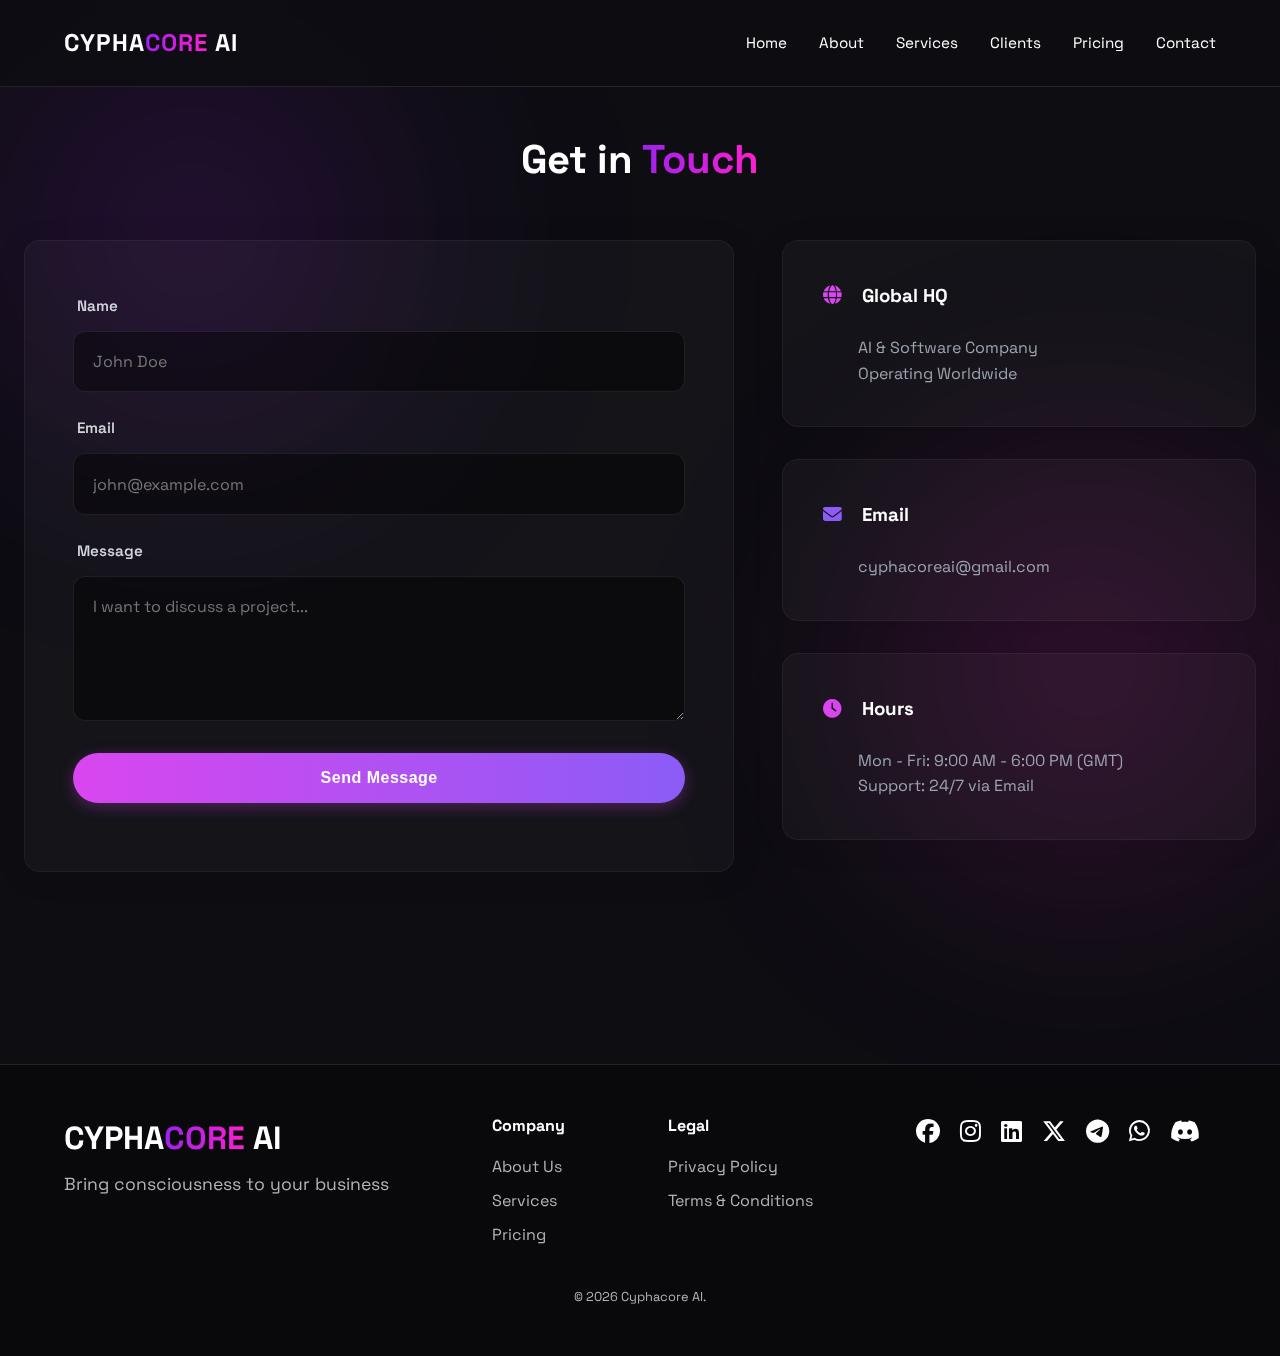
<file: contact.html>
<!DOCTYPE html>
<html lang="en">
<head>
    <meta charset="UTF-8">
    <meta name="viewport" content="width=device-width, initial-scale=1.0">
    <title>Contact | Cyphacore AI</title>
    
    <link rel="icon" type="image/x-icon" href="assets/images/favicon.ico">
    <link rel="stylesheet" href="assets/css/style.css">
    <link href="https://fonts.googleapis.com/css2?family=Space+Grotesk:wght@300;400;700&display=swap" rel="stylesheet">
    <link rel="stylesheet" href="https://cdnjs.cloudflare.com/ajax/libs/font-awesome/6.5.1/css/all.min.css">

    <style>
        /* --- Animation Core --- */
        .fade-in { opacity: 0; transform: translateY(50px); transition: opacity 2.5s cubic-bezier(0.19, 1, 0.22, 1), transform 2.5s cubic-bezier(0.19, 1, 0.22, 1); will-change: opacity, transform; }
        .fade-in.visible { opacity: 1; transform: translateY(0); }

        /* --- Layout --- */
        .contact-section { padding: 8rem 1.5rem; min-height: 100vh; position: relative; }
        .grid-2 { display: grid; grid-template-columns: 1.5fr 1fr; gap: 3rem; max-width: 1300px; margin: 0 auto; }
        @media (max-width: 900px) { .grid-2 { grid-template-columns: 1fr; } }
        
        /* --- Card Styles --- */
        .glass-card {
            background: rgba(255, 255, 255, 0.03); backdrop-filter: blur(10px);
            border: 1px solid rgba(255, 255, 255, 0.05); border-radius: 16px;
            padding: 3rem; height: 100%; display: flex; flex-direction: column; justify-content: center;
            box-shadow: 0 4px 30px rgba(0, 0, 0, 0.1);
        }

        /* --- Input Design --- */
        form label { display: block; margin-bottom: 0.8rem; color: #d1d5db; font-size: 0.95rem; font-weight: 600; margin-left: 4px; }
        form input, form textarea {
            width: 100%; padding: 1.2rem; margin-bottom: 1.5rem;
            background: rgba(0, 0, 0, 0.4); border: 1px solid rgba(255, 255, 255, 0.08);
            border-radius: 12px; color: #fff; font-family: 'Space Grotesk', sans-serif;
            font-size: 1rem; transition: all 0.3s ease;
        }
        form input:focus, form textarea:focus { outline: none; border-color: rgba(139, 92, 246, 0.5); background: rgba(0, 0, 0, 0.6); }
        
        /* --- Button Style --- */
        .btn-primary {
            background: linear-gradient(90deg, #d946ef, #8b5cf6); border: none; border-radius: 50px;
            padding: 1rem 2rem; font-weight: bold; letter-spacing: 0.5px;
            box-shadow: 0 4px 15px rgba(217, 70, 239, 0.3); transition: all 0.2s ease;
            color: white; font-size: 1rem; cursor: pointer; width: 100%;
        }
        .btn-primary:hover { transform: translateY(-2px); box-shadow: 0 6px 20px rgba(217, 70, 239, 0.5); }
    </style>
</head>
<body>

    <div id="navbar-placeholder"></div>

    <section class="contact-section">
        <h1 class="section-title fade-in">Get in <span class="gradient-text">Touch</span></h1>
        
        <div class="grid-2">
            
            <div class="glass-card fade-in">
                <form id="contactForm">
                    <input type="hidden" name="access_key" value="89929bbb-6d9f-4c28-b480-2647f5643fa9">

                    <label>Name</label>
                    <input type="text" name="name" placeholder="John Doe" required>
                    
                    <label>Email</label>
                    <input type="email" name="email" placeholder="john@example.com" required>
                    
                    <label>Message</label>
                    <textarea name="message" rows="5" placeholder="I want to discuss a project..." required></textarea>
                    
                    <button type="submit" class="btn btn-primary" id="submitBtn">Send Message</button>
                    <p id="result" style="text-align: center; margin-top: 15px; color: #d1d5db; font-size: 0.9rem;"></p>
                </form>
            </div>

            <div class="fade-in">
                <div class="glass-card" style="margin-bottom: 2rem; height: auto; padding: 2.5rem;">
                    <h3><i class="fas fa-globe" style="color: #d946ef; margin-right: 15px;"></i> Global HQ</h3>
                    <p style="color: #9ca3af; margin-top: 0.5rem; line-height: 1.6; padding-left: 2.2rem;">
                        AI & Software Company<br>
                        Operating Worldwide
                    </p>
                </div>

                <div class="glass-card" style="margin-bottom: 2rem; height: auto; padding: 2.5rem;">
                    <h3><i class="fas fa-envelope" style="color: #8b5cf6; margin-right: 15px;"></i> Email</h3>
                    <p style="color: #9ca3af; margin-top: 0.5rem; padding-left: 2.2rem;">cyphacoreai@gmail.com</p>
                </div>

                <div class="glass-card" style="margin-bottom: 2rem; height: auto; padding: 2.5rem;">
                    <h3><i class="fas fa-clock" style="color: #d946ef; margin-right: 15px;"></i> Hours</h3>
                    <p style="color: #9ca3af; margin-top: 0.5rem; padding-left: 2.2rem;">
                        Mon - Fri: 9:00 AM - 6:00 PM (GMT)<br>
                        Support: 24/7 via Email
                    </p>
                </div>
            </div>
        </div>
    </section>

    <div id="footer-placeholder"></div>

    <script src="assets/js/app.js"></script>
    <script>
        function loadComponent(id, file) {
            fetch(file)
                .then(res => res.text())
                .then(data => document.getElementById(id).innerHTML = data)
                .catch(err => console.log('Navbar requires Live Server.'));
        }
        loadComponent('navbar-placeholder', 'navbar.html');
        loadComponent('footer-placeholder', 'footer.html');

        setTimeout(() => {
            const observer = new IntersectionObserver((entries) => {
                entries.forEach(entry => {
                    if (entry.isIntersecting) {
                        entry.target.classList.add('visible');
                        observer.unobserve(entry.target);
                    }
                });
            }, { threshold: 0.1 });
            document.querySelectorAll('.fade-in').forEach(el => observer.observe(el));
        }, 100);

        /* --- CONTACT FORM LOGIC (AJAX) --- */
        const form = document.getElementById('contactForm');
        const result = document.getElementById('result');
        const btn = document.getElementById('submitBtn');

        form.addEventListener('submit', function(e) {
            e.preventDefault(); 

            const formData = new FormData(form);
            const object = Object.fromEntries(formData);
            const json = JSON.stringify(object);

            btn.innerHTML = "Sending...";
            result.innerHTML = "";

            fetch('https://api.web3forms.com/submit', {
                method: 'POST',
                headers: {
                    'Content-Type': 'application/json',
                    'Accept': 'application/json'
                },
                body: json
            })
            .then(async (response) => {
                let json = await response.json();
                if (response.status == 200) {
                    result.innerHTML = "Message sent successfully!";
                    result.style.color = "#4ade80"; 
                    btn.innerHTML = "Sent";
                    form.reset();
                    setTimeout(() => {
                        btn.innerHTML = "Send Message";
                        result.innerHTML = "";
                    }, 5000);
                } else {
                    console.log(response);
                    result.innerHTML = json.message;
                    result.style.color = "#ef4444"; 
                }
            })
            .catch(error => {
                console.log(error);
                result.innerHTML = "Something went wrong!";
                result.style.color = "#ef4444";
            });
        });
    </script>
</body>
</html>
</file>
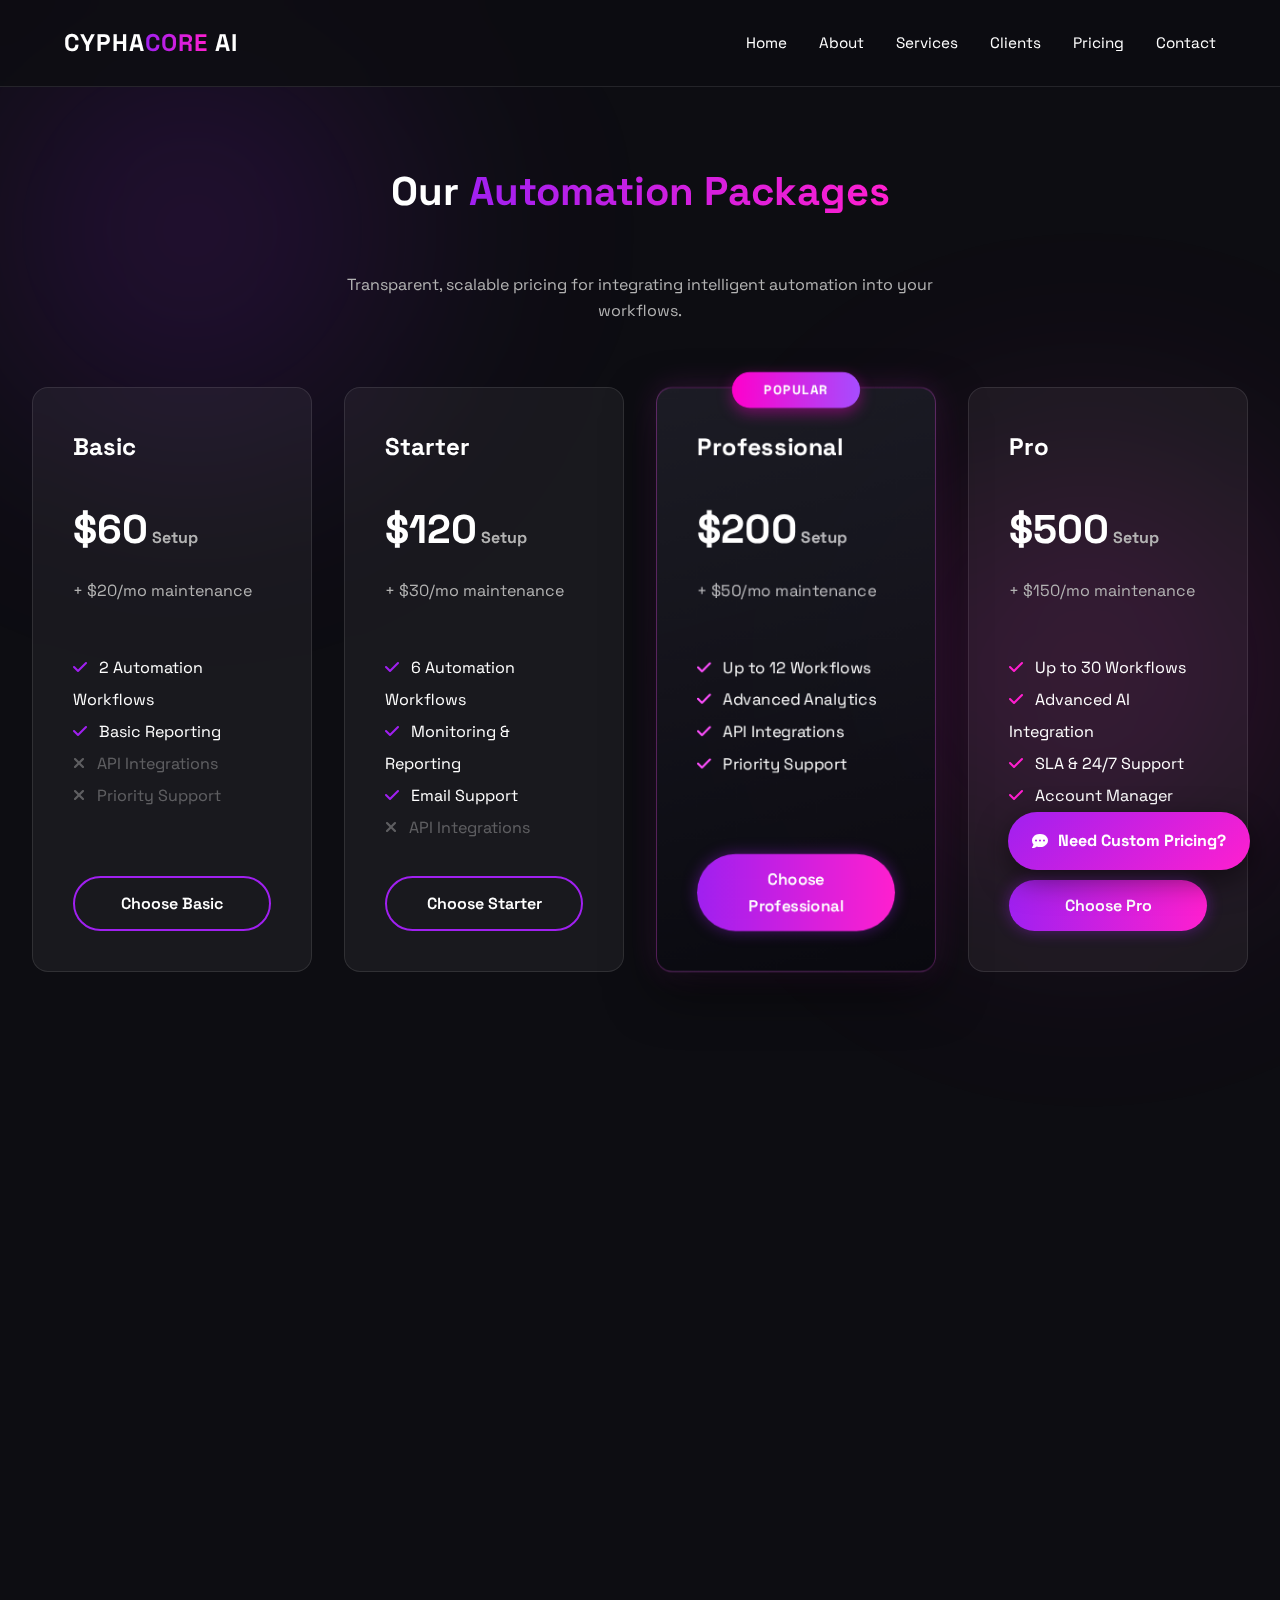
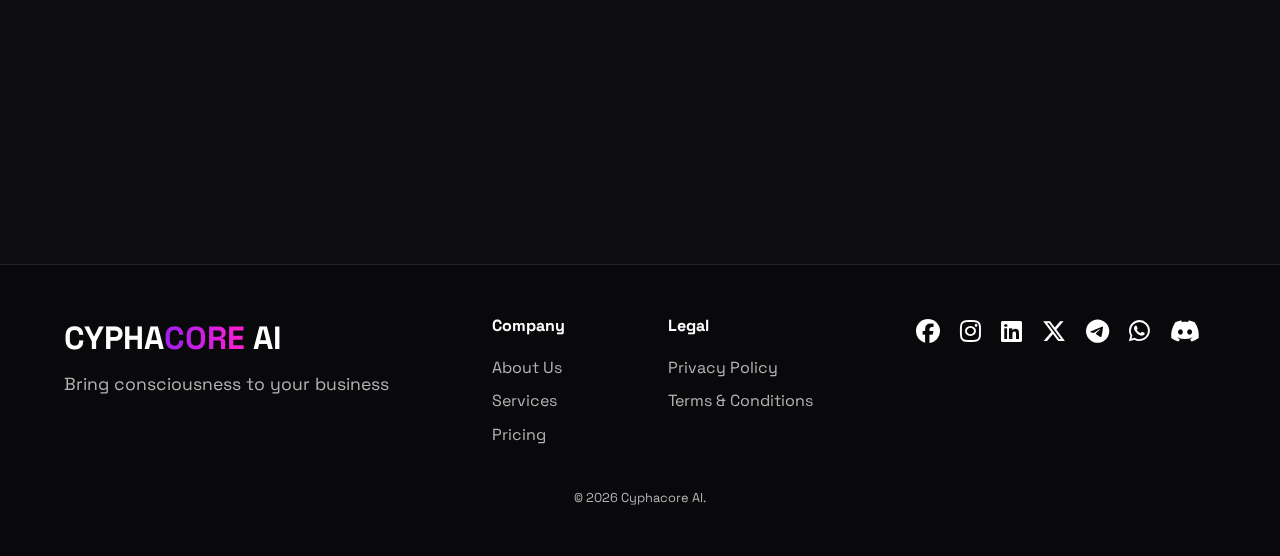
<file: pricing.html>
<!DOCTYPE html>
<html lang="en">
<head>
    <meta charset="UTF-8">
    <meta name="viewport" content="width=device-width, initial-scale=1.0">
    <title>Pricing | Cyphacore AI</title>
    
    <link rel="icon" type="image/x-icon" href="assets/images/favicon.ico">
    <link rel="icon" type="image/png" href="assets/images/favicon.png">

    <link rel="stylesheet" href="assets/css/style.css">
    <link href="https://fonts.googleapis.com/css2?family=Space+Grotesk:wght@300;400;700&display=swap" rel="stylesheet">
    <link rel="stylesheet" href="https://cdnjs.cloudflare.com/ajax/libs/font-awesome/6.5.1/css/all.min.css">
    
    <style>
        /* --- Animation Core (Matches Site Physics) --- */
        .fade-in {
            opacity: 0;
            transform: translateY(50px);
            transition: opacity 2.5s cubic-bezier(0.19, 1, 0.22, 1), transform 2.5s cubic-bezier(0.19, 1, 0.22, 1);
            will-change: opacity, transform;
        }
        .fade-in.visible {
            opacity: 1;
            transform: translateY(0);
        }

        /* --- Pricing Specific Styles --- */
        .pricing-grid-4 {
            display: grid;
            grid-template-columns: repeat(4, 1fr);
            gap: 2rem;
            max-width: 1400px;
            margin: 4rem auto;
            align-items: stretch;
        }

        .pricing-card-enhanced {
            display: flex;
            flex-direction: column;
            padding: 2.5rem;
            height: 100%;
            position: relative;
        }

        /* --- POPULAR CARD DESIGN --- */
        .pricing-card-popular-modern {
            background: linear-gradient(165deg, rgba(30, 30, 40, 0.9), rgba(10, 10, 15, 0.95));
            border: 1px solid rgba(255, 79, 255, 0.3);
            box-shadow: 0 20px 50px rgba(0,0,0, 0.5), 0 0 30px rgba(255, 79, 255, 0.15);
            transform: scale(1.05); /* Slight lift */
            z-index: 2;
        }

        .popular-badge-modern {
            position: absolute;
            top: -16px;
            left: 50%;
            transform: translateX(-50%);
            background: linear-gradient(90deg, #ff00cc, #a64dff);
            color: white;
            padding: 0.5rem 2rem;
            font-weight: 800;
            font-size: 0.8rem;
            letter-spacing: 1px;
            border-radius: 50px;
            box-shadow: 0 5px 15px rgba(255, 0, 204, 0.4);
            white-space: nowrap;
        }

        /* --- Floating CTA --- */
        .floating-cta {
            position: fixed;
            bottom: 30px;
            right: 30px;
            background: linear-gradient(135deg, var(--neon-purple), var(--neon-pink));
            color: white;
            padding: 1rem 1.5rem;
            border-radius: 50px;
            text-decoration: none;
            font-weight: bold;
            box-shadow: 0 10px 30px rgba(0, 0, 0, 0.5);
            transition: 0.3s ease;
            z-index: 1000;
            display: flex;
            align-items: center;
            gap: 10px;
        }
        .floating-cta:hover { transform: translateY(-5px); }

        /* Responsive */
        @media (max-width: 1100px) {
            .pricing-grid-4 { grid-template-columns: repeat(2, 1fr); }
            .pricing-card-popular-modern { transform: scale(1); }
        }
        @media (max-width: 600px) {
            .pricing-grid-4 { grid-template-columns: 1fr; }
        }
    </style>
</head>
<body>

    <div id="navbar-placeholder"></div>

    <section style="padding: 10rem 2rem 5rem;">
        <h1 class="section-title fade-in">Our <span class="gradient-text">Automation Packages</span></h1>
        <p class="fade-in" style="text-align: center; color: var(--text-muted); max-width: 600px; margin: 0 auto 4rem auto;">
            Transparent, scalable pricing for integrating intelligent automation into your workflows.
        </p>

        <div class="pricing-grid-4">

            <div class="glass-card pricing-card-enhanced fade-in">
                <h2>Basic</h2>
                <h3 style="font-size: 2.5rem; margin-top: 1rem;">$60<span style="font-size: 1rem; color: var(--text-muted);"> Setup</span></h3>
                <p style="color: var(--text-muted); margin-bottom: 1rem;">+ $20/mo maintenance</p>
                <ul style="list-style: none; margin: 2rem 0; color: var(--text-main); flex-grow: 1; line-height: 2;">
                    <li><i class="fas fa-check" style="color: var(--neon-purple); margin-right: 8px;"></i> 2 Automation Workflows</li>
                    <li><i class="fas fa-check" style="color: var(--neon-purple); margin-right: 8px;"></i> Basic Reporting</li>
                    <li style="opacity: 0.3;"><i class="fas fa-times" style="margin-right: 8px;"></i> API Integrations</li>
                    <li style="opacity: 0.3;"><i class="fas fa-times" style="margin-right: 8px;"></i> Priority Support</li>
                </ul>
                <a href="contact.html" class="btn btn-outline" style="width: 100%; text-align: center;">Choose Basic</a>
            </div>

            <div class="glass-card pricing-card-enhanced fade-in">
                <h2>Starter</h2>
                <h3 style="font-size: 2.5rem; margin-top: 1rem;">$120<span style="font-size: 1rem; color: var(--text-muted);"> Setup</span></h3>
                <p style="color: var(--text-muted); margin-bottom: 1rem;">+ $30/mo maintenance</p>
                <ul style="list-style: none; margin: 2rem 0; color: var(--text-main); flex-grow: 1; line-height: 2;">
                    <li><i class="fas fa-check" style="color: var(--neon-purple); margin-right: 8px;"></i> 6 Automation Workflows</li>
                    <li><i class="fas fa-check" style="color: var(--neon-purple); margin-right: 8px;"></i> Monitoring & Reporting</li>
                    <li><i class="fas fa-check" style="color: var(--neon-purple); margin-right: 8px;"></i> Email Support</li>
                    <li style="opacity: 0.3;"><i class="fas fa-times" style="margin-right: 8px;"></i> API Integrations</li>
                </ul>
                <a href="contact.html" class="btn btn-outline" style="width: 100%; text-align: center;">Choose Starter</a>
            </div>

            <div class="glass-card pricing-card-enhanced pricing-card-popular-modern fade-in">
                <div class="popular-badge-modern">POPULAR</div>
                <h2 style="color: #fff;">Professional</h2>
                <h3 style="font-size: 2.5rem; margin-top: 1rem; color: #fff;">$200<span style="font-size: 1rem; color: rgba(255,255,255,0.7);"> Setup</span></h3>
                <p style="color: rgba(255,255,255,0.7); margin-bottom: 1rem;">+ $50/mo maintenance</p>
                <ul style="list-style: none; margin: 2rem 0; color: #fff; flex-grow: 1; line-height: 2;">
                    <li><i class="fas fa-check" style="color: #ff4fff; margin-right: 8px;"></i> Up to 12 Workflows</li>
                    <li><i class="fas fa-check" style="color: #ff4fff; margin-right: 8px;"></i> Advanced Analytics</li>
                    <li><i class="fas fa-check" style="color: #ff4fff; margin-right: 8px;"></i> API Integrations</li>
                    <li><i class="fas fa-check" style="color: #ff4fff; margin-right: 8px;"></i> Priority Support</li>
                </ul>
                <a href="contact.html" class="btn btn-primary" style="width: 100%; text-align: center;">Choose Professional</a>
            </div>

            <div class="glass-card pricing-card-enhanced fade-in">
                <h2>Pro</h2>
                <h3 style="font-size: 2.5rem; margin-top: 1rem;">$500<span style="font-size: 1rem; color: var(--text-muted);"> Setup</span></h3>
                <p style="color: var(--text-muted); margin-bottom: 1rem;">+ $150/mo maintenance</p>
                <ul style="list-style: none; margin: 2rem 0; color: var(--text-main); flex-grow: 1; line-height: 2;">
                    <li><i class="fas fa-check" style="color: var(--neon-pink); margin-right: 8px;"></i> Up to 30 Workflows</li>
                    <li><i class="fas fa-check" style="color: var(--neon-pink); margin-right: 8px;"></i> Advanced AI Integration</li>
                    <li><i class="fas fa-check" style="color: var(--neon-pink); margin-right: 8px;"></i> SLA & 24/7 Support</li>
                    <li><i class="fas fa-check" style="color: var(--neon-pink); margin-right: 8px;"></i> Account Manager</li>
                </ul>
                <a href="contact.html" class="btn btn-primary" style="width: 100%; text-align: center;">Choose Pro</a>
            </div>
        </div>

        <div class="fade-in" style="background: rgba(160, 32, 240, 0.05); border-radius: 20px; padding: 4rem; text-align: center; border: 1px solid var(--neon-purple); max-width: 1300px; margin: 6rem auto;">
            <i class="fas fa-building" style="font-size: 3rem; color: var(--neon-pink); margin-bottom: 1.5rem;"></i>
            <h2 style="font-size: 2.5rem; margin-bottom: 0.5rem;"><span class="gradient-text">Enterprise</span> Solutions</h2>
            <h3 style="font-size: 1.5rem; margin-bottom: 1.5rem; color: var(--text-muted);">Custom Pricing</h3>
            <p style="font-size: 1.1rem; color: var(--text-muted); max-width: 700px; margin: 0 auto 2rem auto;">
                Tailored for large organizations with complex needs. Includes full custom development and dedicated support.
            </p>
            <div style="display: flex; justify-content: center; flex-wrap: wrap; gap: 2rem; margin-bottom: 3rem;">
                <span><i class="fas fa-check-circle" style="color: var(--neon-pink);"></i> 60+ Workflows</span>
                <span><i class="fas fa-check-circle" style="color: var(--neon-pink);"></i> Custom Engineering</span>
                <span><i class="fas fa-check-circle" style="color: var(--neon-pink);"></i> On-Premise Support</span>
            </div>
            <a href="contact.html" class="btn btn-primary" style="padding: 1rem 3rem;">Contact Sales</a>
        </div>
    </section>

    <div id="footer-placeholder"></div>

    <a href="contact.html" class="floating-cta">
        <i class="fas fa-comment-dots"></i>
        Need Custom Pricing?
    </a>

    <script src="assets/js/app.js"></script>
    <script>
        function loadComponent(id, file) {
            fetch(file)
                .then(res => res.text())
                .then(data => document.getElementById(id).innerHTML = data);
        }
        loadComponent('navbar-placeholder', 'navbar.html');
        loadComponent('footer-placeholder', 'footer.html');

        // Animation Trigger
        setTimeout(() => {
            const observer = new IntersectionObserver((entries) => {
                entries.forEach(entry => {
                    if (entry.isIntersecting) {
                        entry.target.classList.add('visible');
                        observer.unobserve(entry.target);
                    }
                });
            }, { threshold: 0.1 });
            document.querySelectorAll('.fade-in').forEach(el => observer.observe(el));
        }, 300);
    </script>
</body>

</html>
</file>
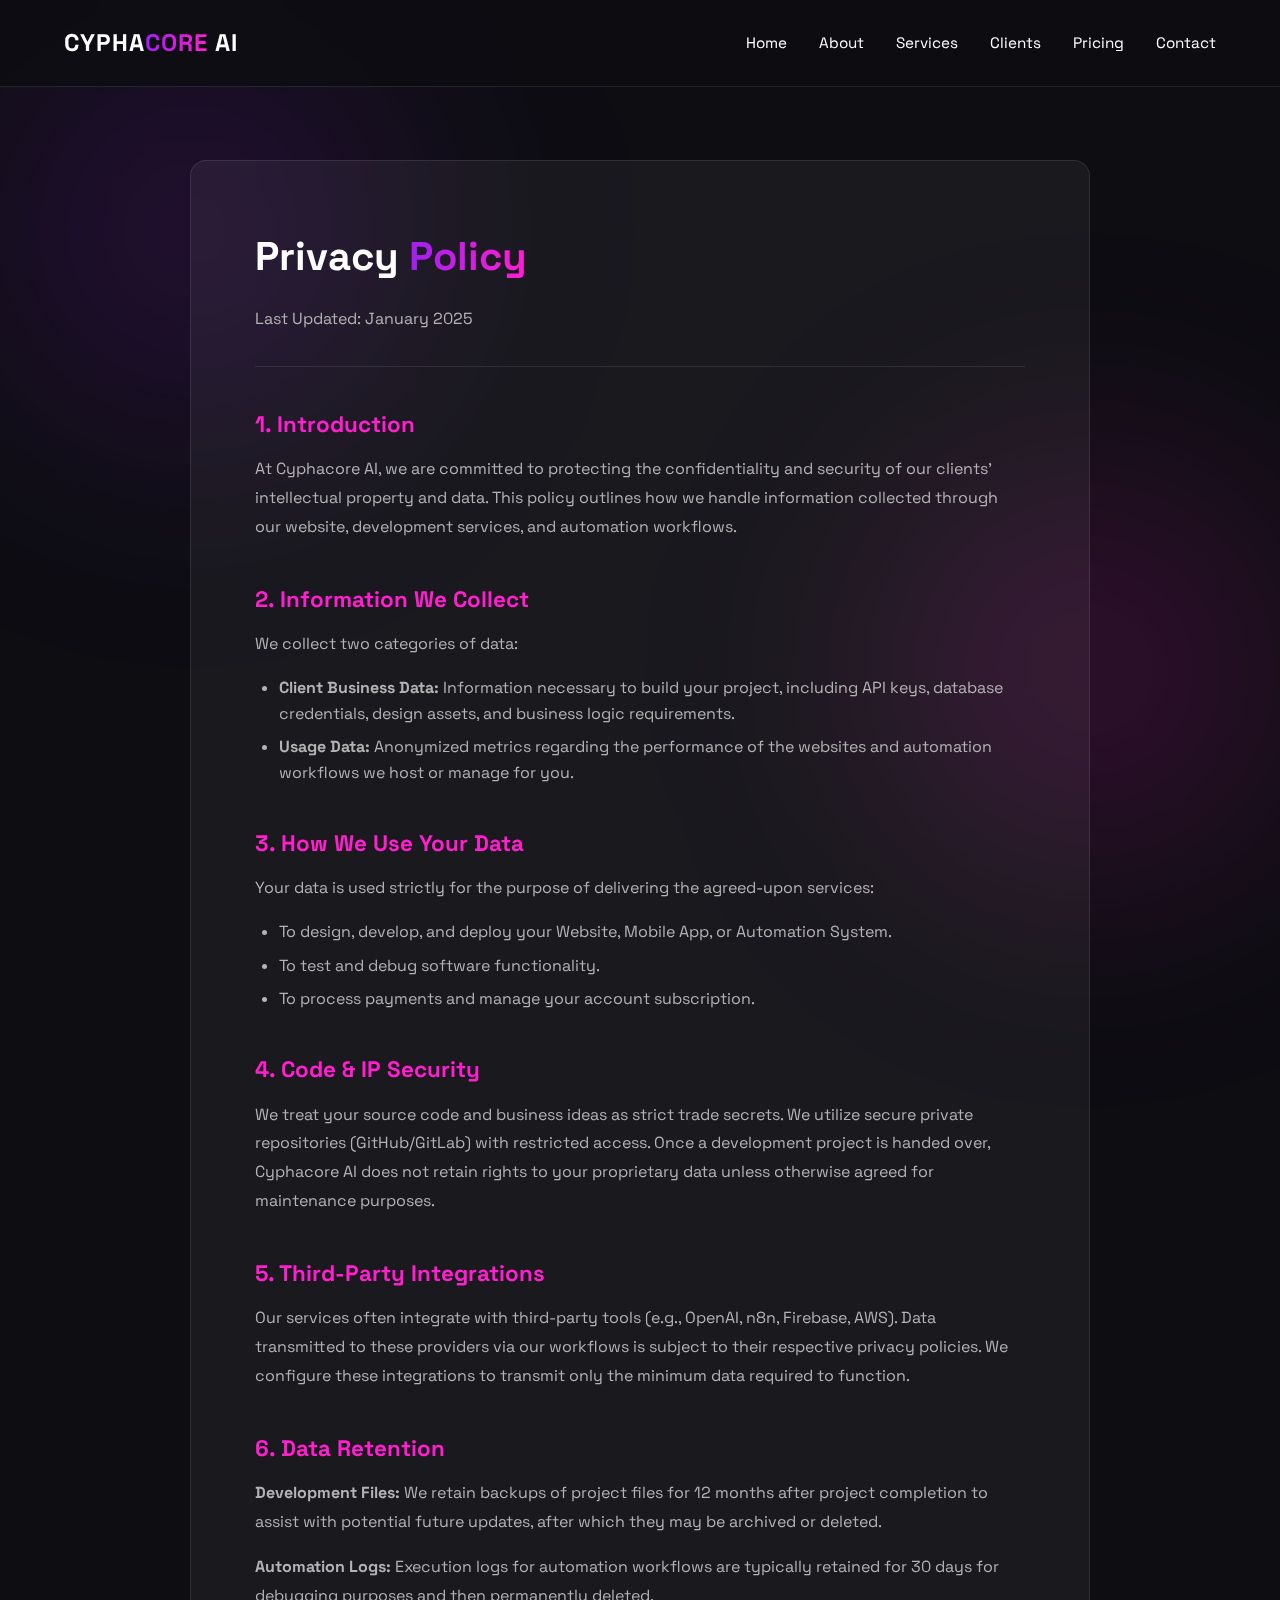
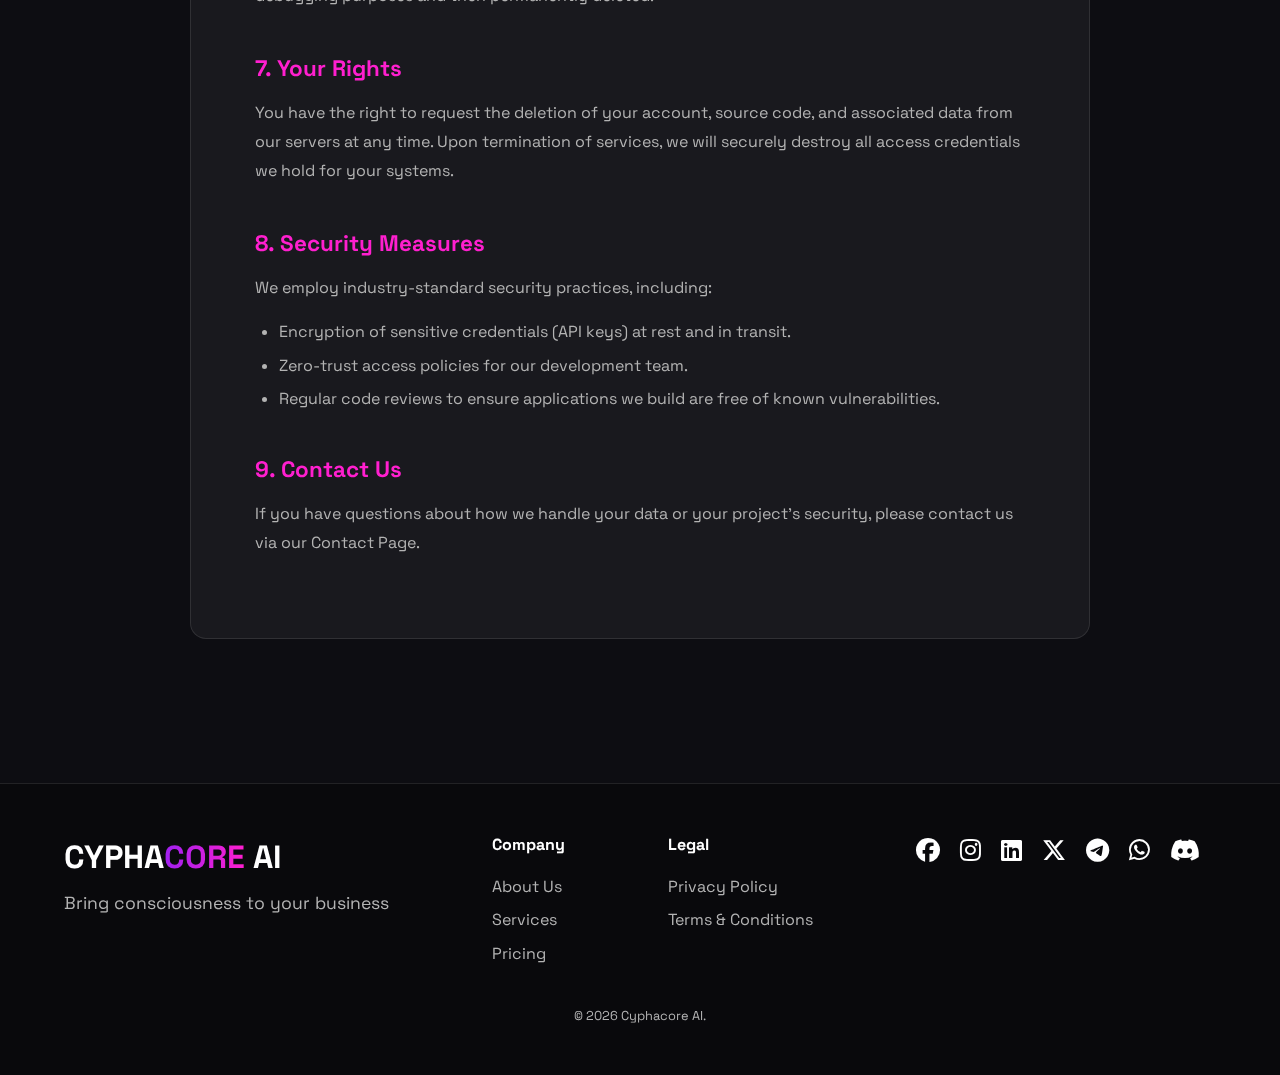
<file: privacy.html>
<!DOCTYPE html>
<html lang="en">
<head>
    <meta charset="UTF-8">
    <meta name="viewport" content="width=device-width, initial-scale=1.0">
    <title>Privacy Policy | Cyphacore AI</title>
    
    <link rel="icon" type="image/x-icon" href="assets/images/favicon.ico">
    <link rel="icon" type="image/png" href="assets/images/favicon.png">
    
    <link rel="stylesheet" href="assets/css/style.css">
    <link href="https://fonts.googleapis.com/css2?family=Space+Grotesk:wght@300;400;700&display=swap" rel="stylesheet">
    <link rel="stylesheet" href="https://cdnjs.cloudflare.com/ajax/libs/font-awesome/6.5.1/css/all.min.css">

    <style>
        /* Animation Core */
        .fade-in {
            opacity: 0;
            transform: translateY(50px);
            transition: opacity 2.5s cubic-bezier(0.19, 1, 0.22, 1), transform 2.5s cubic-bezier(0.19, 1, 0.22, 1);
            will-change: opacity, transform;
        }
        .fade-in.visible {
            opacity: 1;
            transform: translateY(0);
        }
        
        /* Privacy Specific Styling */
        .privacy-content h3 {
            color: var(--neon-pink);
            margin-top: 2.5rem;
            margin-bottom: 0.8rem;
            font-size: 1.4rem;
        }
        .privacy-content p {
            line-height: 1.8;
            margin-bottom: 1rem;
            color: var(--text-muted);
        }
        .privacy-content ul {
            list-style: disc;
            margin-left: 1.5rem;
            margin-bottom: 1.5rem;
            color: var(--text-muted);
        }
        .privacy-content li {
            margin-bottom: 0.5rem;
        }
    </style>
</head>
<body>

    <div id="navbar-placeholder"></div>

    <section style="padding: 10rem 2rem 5rem;">
        <div class="glass-card fade-in privacy-content" style="max-width: 900px; margin: 0 auto; padding: 4rem;">
            <h1 class="section-title" style="text-align: left; margin-bottom: 1rem;">Privacy <span class="gradient-text">Policy</span></h1>
            <p style="border-bottom: 1px solid rgba(255,255,255,0.1); padding-bottom: 2rem; margin-bottom: 2rem;">
                Last Updated: January 2025
            </p>

            <h3>1. Introduction</h3>
            <p>
                At Cyphacore AI, we are committed to protecting the confidentiality and security of our clients' intellectual property and data. This policy outlines how we handle information collected through our website, development services, and automation workflows.
            </p>

            <h3>2. Information We Collect</h3>
            <p>We collect two categories of data:</p>
            <ul>
                <li><strong>Client Business Data:</strong> Information necessary to build your project, including API keys, database credentials, design assets, and business logic requirements.</li>
                <li><strong>Usage Data:</strong> Anonymized metrics regarding the performance of the websites and automation workflows we host or manage for you.</li>
            </ul>

            <h3>3. How We Use Your Data</h3>
            <p>
                Your data is used strictly for the purpose of delivering the agreed-upon services:
            </p>
            <ul>
                <li>To design, develop, and deploy your Website, Mobile App, or Automation System.</li>
                <li>To test and debug software functionality.</li>
                <li>To process payments and manage your account subscription.</li>
            </ul>

            <h3>4. Code & IP Security</h3>
            <p>
                We treat your source code and business ideas as strict trade secrets. We utilize secure private repositories (GitHub/GitLab) with restricted access. Once a development project is handed over, Cyphacore AI does not retain rights to your proprietary data unless otherwise agreed for maintenance purposes.
            </p>

            <h3>5. Third-Party Integrations</h3>
            <p>
                Our services often integrate with third-party tools (e.g., OpenAI, n8n, Firebase, AWS). Data transmitted to these providers via our workflows is subject to their respective privacy policies. We configure these integrations to transmit only the minimum data required to function.
            </p>

            <h3>6. Data Retention</h3>
            <p>
                <strong>Development Files:</strong> We retain backups of project files for 12 months after project completion to assist with potential future updates, after which they may be archived or deleted.
            </p>
            <p>
                <strong>Automation Logs:</strong> Execution logs for automation workflows are typically retained for 30 days for debugging purposes and then permanently deleted.
            </p>

            <h3>7. Your Rights</h3>
            <p>
                You have the right to request the deletion of your account, source code, and associated data from our servers at any time. Upon termination of services, we will securely destroy all access credentials we hold for your systems.
            </p>

            <h3>8. Security Measures</h3>
            <p>
                We employ industry-standard security practices, including:
            </p>
            <ul>
                <li>Encryption of sensitive credentials (API keys) at rest and in transit.</li>
                <li>Zero-trust access policies for our development team.</li>
                <li>Regular code reviews to ensure applications we build are free of known vulnerabilities.</li>
            </ul>

            <h3>9. Contact Us</h3>
            <p>
                If you have questions about how we handle your data or your project's security, please contact us via our Contact Page.
            </p>
        </div>
    </section>

    <div id="footer-placeholder"></div>

    <script src="assets/js/app.js"></script>
    <script>
        function loadComponent(id, file) {
            fetch(file)
                .then(res => res.text())
                .then(data => document.getElementById(id).innerHTML = data);
        }

        loadComponent('navbar-placeholder', 'navbar.html');
        loadComponent('footer-placeholder', 'footer.html');

        // Animation Trigger
        setTimeout(() => {
            const observer = new IntersectionObserver((entries) => {
                entries.forEach(entry => {
                    if (entry.isIntersecting) {
                        entry.target.classList.add('visible');
                        observer.unobserve(entry.target);
                    }
                });
            }, { threshold: 0.1 });

            document.querySelectorAll('.fade-in').forEach(el => observer.observe(el));
        }, 300);
    </script>
</body>
</html>
</file>
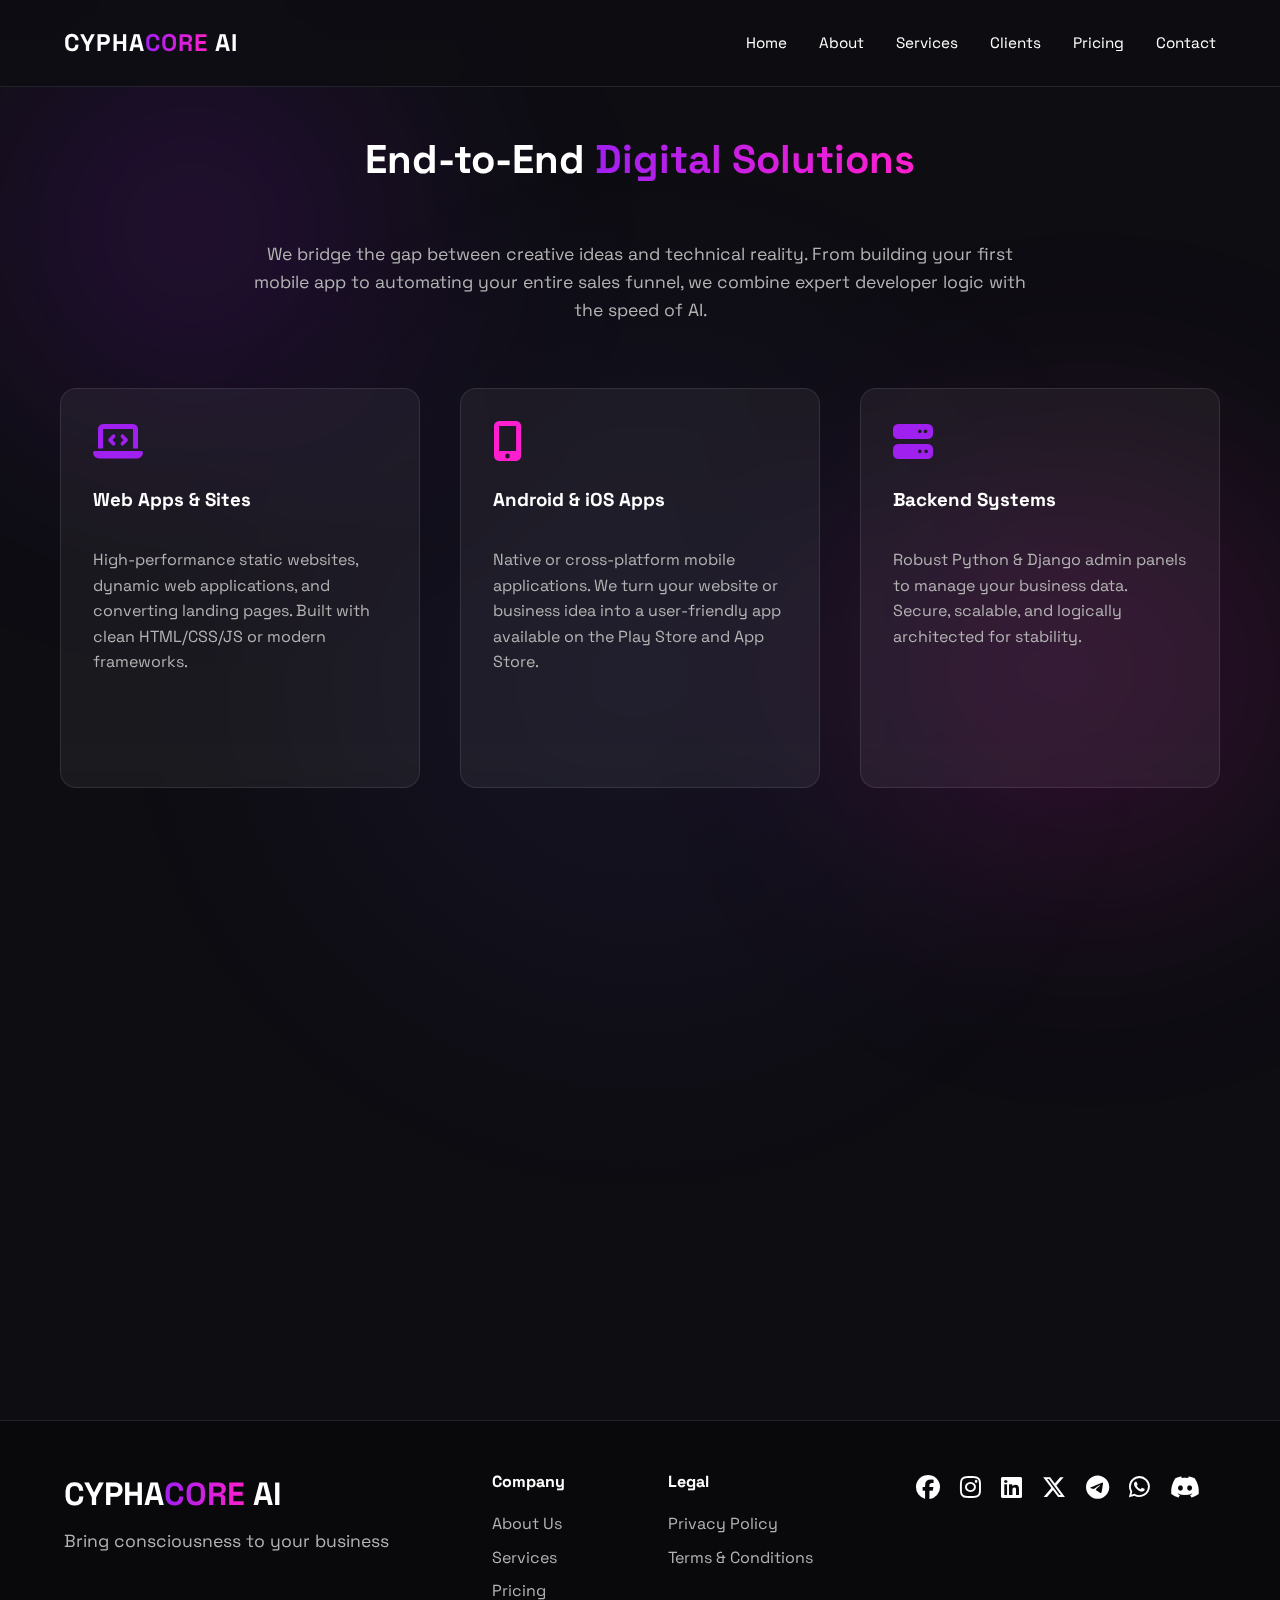
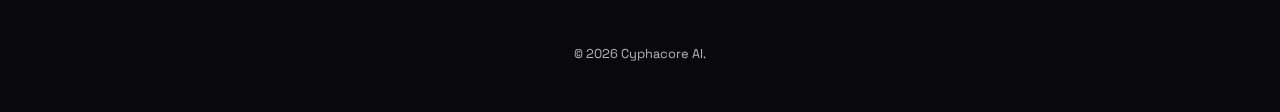
<file: services.html>
<!DOCTYPE html>
<html lang="en">
<head>
    <meta charset="UTF-8">
    <meta name="viewport" content="width=device-width, initial-scale=1.0">
    <title>Services | Cyphacore AI</title>
    <link rel="icon" type="image/x-icon" href="assets/images/favicon.ico">
    <link rel="icon" type="image/png" href="assets/images/favicon.png">
    <link rel="stylesheet" href="assets/css/style.css">
    <link href="https://fonts.googleapis.com/css2?family=Space+Grotesk:wght@300;400;700&display=swap" rel="stylesheet">
   <link rel="stylesheet" href="https://cdnjs.cloudflare.com/ajax/libs/font-awesome/6.5.1/css/all.min.css">

    <style>
        /* --- Animation Core (Pure Slow & Smooth) --- */
        .fade-in {
            opacity: 0;
            transform: translateY(50px);
            transition: opacity 2.0s cubic-bezier(0.19, 1, 0.22, 1), transform 2.0s cubic-bezier(0.19, 1, 0.22, 1);
            will-change: opacity, transform;
        }
        
        .fade-in.visible {
            opacity: 1;
            transform: translateY(0);
        }

        /* --- Page Layout --- */
        .services-section {
            padding: 8rem 1.5rem;
            min-height: 100vh;
            position: relative;
            overflow: hidden;
        }

        .services-section::before {
            content: '';
            position: absolute;
            top: 50%;
            left: 50%;
            transform: translate(-50%, -50%);
            width: 80%;
            height: 80%;
            background: radial-gradient(circle, rgba(139, 92, 246, 0.08) 0%, rgba(0, 0, 0, 0) 70%);
            z-index: -1;
            pointer-events: none;
        }

        .services-desc {
            max-width: 800px;
            margin: 0 auto 4rem;
            color: var(--text-muted);
            text-align: center;
            font-size: 1.1rem;
            line-height: 1.6;
        }

        /* --- Card Styles (Fixed Size) --- */
        .glass-card {
            transition: transform 0.3s ease, box-shadow 0.3s ease, border-color 0.3s ease, opacity 2.0s;
            display: flex;
            flex-direction: column;
            justify-content: flex-start;
            padding: 2rem;
            flex: 0 1 360px;
            min-height: 400px;
            width: 100%;
        }

        .glass-card:hover {
            transform: translateY(-5px);
            box-shadow: 0 10px 30px -10px rgba(0, 0, 0, 0.5);
            border-color: rgba(255, 255, 255, 0.2);
            transition: transform 0.3s ease, box-shadow 0.3s ease, border-color 0.3s ease;
        }
        
        .glass-card i {
            transition: transform 0.3s ease;
        }
        
        .glass-card:hover i {
            transform: scale(1.1);
        }

        /* --- Grid Layout --- */
        .grid-3 {
            display: flex;
            flex-wrap: wrap;
            justify-content: center;
            gap: 2.5rem;
        }
    </style>
</head>
<body>

<div id="navbar-placeholder"></div>

<section class="services-section">
    <h1 class="section-title fade-in">
        End-to-End <span class="gradient-text">Digital Solutions</span>
    </h1>

    <p class="services-desc fade-in">
        We bridge the gap between creative ideas and technical reality. From building your first mobile app to automating your entire sales funnel, we combine expert developer logic with the speed of AI.
    </p>

    <div class="grid-3">

        <div class="glass-card fade-in">
            <i class="fas fa-laptop-code" style="font-size: 2.5rem; color: var(--neon-purple); margin-bottom: 1.5rem;"></i>
            <h3>Web Apps & Sites</h3>
            <p style="color: var(--text-muted); margin-top: 1rem; line-height: 1.6;">
                High-performance static websites, dynamic web applications, and converting landing pages. Built with clean HTML/CSS/JS or modern frameworks.
            </p>
        </div>

        <div class="glass-card fade-in">
            <i class="fas fa-mobile-screen-button" style="font-size: 2.5rem; color: var(--neon-pink); margin-bottom: 1.5rem;"></i>
            <h3>Android & iOS Apps</h3>
            <p style="color: var(--text-muted); margin-top: 1rem; line-height: 1.6;">
                Native or cross-platform mobile applications. We turn your website or business idea into a user-friendly app available on the Play Store and App Store.
            </p>
        </div>

        <div class="glass-card fade-in">
            <i class="fas fa-server" style="font-size: 2.5rem; color: var(--neon-purple); margin-bottom: 1.5rem;"></i>
            <h3>Backend Systems</h3>
            <p style="color: var(--text-muted); margin-top: 1rem; line-height: 1.6;">
                Robust Python & Django admin panels to manage your business data. Secure, scalable, and logically architected for stability.
            </p>
        </div>

        <div class="glass-card fade-in">
            <i class="fas fa-robot" style="font-size: 2.5rem; color: var(--neon-pink); margin-bottom: 1.5rem;"></i>
            <h3>Workflow Automation</h3>
            <p style="color: var(--text-muted); margin-top: 1rem; line-height: 1.6;">
                Powered by n8n. We automate repetitive tasks like data entry, email filtering, and lead management so you can focus on strategy.
            </p>
        </div>

        <div class="glass-card fade-in">
            <i class="fas fa-comments-dollar" style="font-size: 2.5rem; color: var(--neon-purple); margin-bottom: 1.5rem;"></i>
            <h3>AI Sales Agents</h3>
            <p style="color: var(--text-muted); margin-top: 1rem; line-height: 1.6;">
                24/7 intelligent chatbots for Facebook, Instagram, and WhatsApp. They answer queries, book appointments, and close sales automatically.
            </p>
        </div>

        <div class="glass-card fade-in">
            <i class="fas fa-brain" style="font-size: 2.5rem; color: var(--neon-pink); margin-bottom: 1.5rem;"></i>
            <h3>Custom AI & LLMs</h3>
            <p style="color: var(--text-muted); margin-top: 1rem; line-height: 1.6;">
                Specialized AI models trained on your specific data. Perfect for legal analysis, medical assistance, or complex customer support.
            </p>
        </div>

    </div>
</section>

<div id="footer-placeholder"></div>

<script src="assets/js/app.js"></script>

<script>
    function loadComponent(id, file) {
        fetch(file)
            .then(res => res.text())
            .then(data => document.getElementById(id).innerHTML = data);
    }

    loadComponent('navbar-placeholder', 'navbar.html');
    loadComponent('footer-placeholder', 'footer.html');

    setTimeout(() => {
        const observer = new IntersectionObserver((entries) => {
            entries.forEach(entry => {
                if (entry.isIntersecting) {
                    entry.target.classList.add('visible');
                    observer.unobserve(entry.target);
                }
            });
        }, { threshold: 0.1, rootMargin: "0px 0px -50px 0px" });

        const hiddenElements = document.querySelectorAll('.fade-in');
        hiddenElements.forEach(el => observer.observe(el));
    }, 100);
</script>

</body>
</html>
</file>
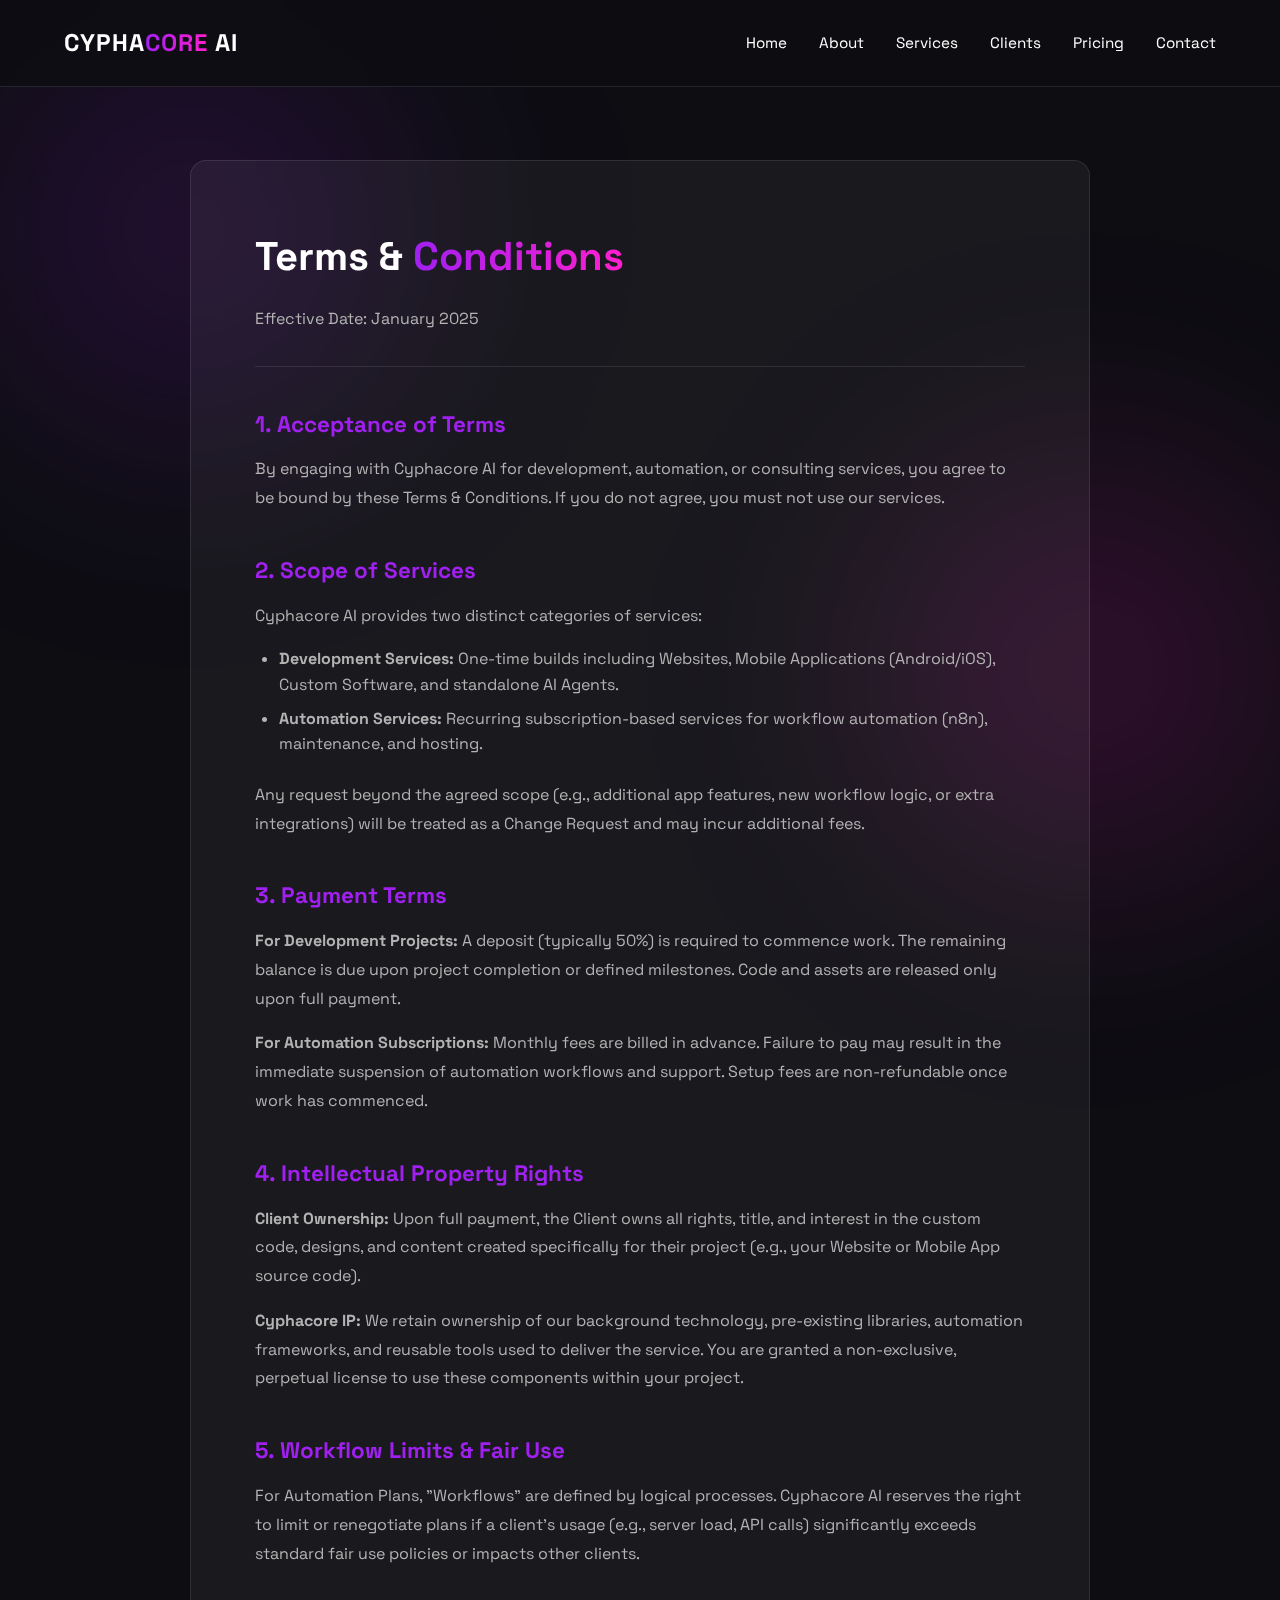
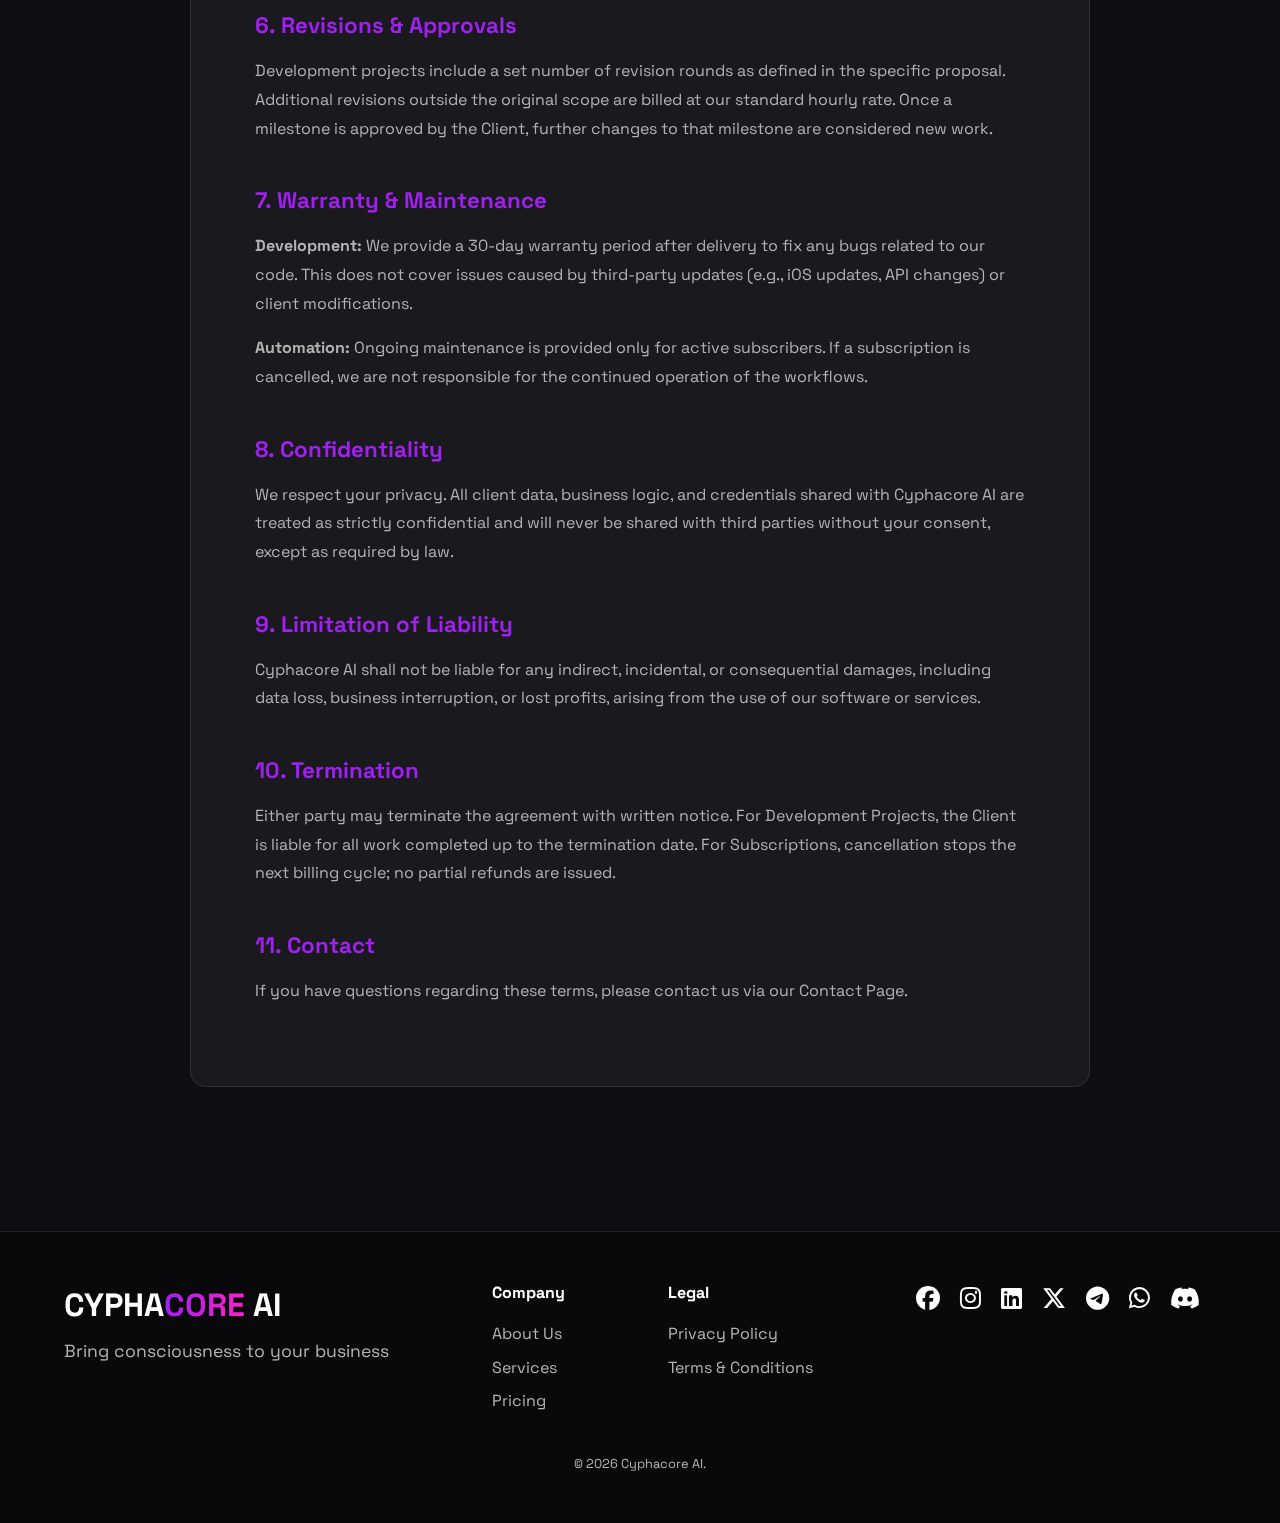
<file: terms.html>
<!DOCTYPE html>
<html lang="en">
<head>
    <meta charset="UTF-8">
    <meta name="viewport" content="width=device-width, initial-scale=1.0">
    <title>Terms & Conditions | Cyphacore AI</title>
    
    <link rel="icon" type="image/x-icon" href="assets/images/favicon.ico">
    <link rel="icon" type="image/png" href="assets/images/favicon.png">
    
    <link rel="stylesheet" href="assets/css/style.css">
    <link href="https://fonts.googleapis.com/css2?family=Space+Grotesk:wght@300;400;700&display=swap" rel="stylesheet">
    <link rel="stylesheet" href="https://cdnjs.cloudflare.com/ajax/libs/font-awesome/6.5.1/css/all.min.css">

    <style>
        /* Animation Core */
        .fade-in {
            opacity: 0;
            transform: translateY(50px);
            transition: opacity 2.5s cubic-bezier(0.19, 1, 0.22, 1), transform 2.5s cubic-bezier(0.19, 1, 0.22, 1);
            will-change: opacity, transform;
        }
        .fade-in.visible {
            opacity: 1;
            transform: translateY(0);
        }
        
        /* Terms Specific Styling */
        .terms-content h3 {
            color: var(--neon-purple);
            margin-top: 2.5rem;
            margin-bottom: 0.8rem;
            font-size: 1.4rem;
        }
        .terms-content p {
            line-height: 1.8;
            margin-bottom: 1rem;
            color: var(--text-muted);
        }
        .terms-content ul {
            list-style: disc;
            margin-left: 1.5rem;
            margin-bottom: 1.5rem;
            color: var(--text-muted);
        }
        .terms-content li {
            margin-bottom: 0.5rem;
        }
    </style>
</head>
<body>

    <div id="navbar-placeholder"></div>

    <section style="padding: 10rem 2rem 5rem;">
        <div class="glass-card fade-in terms-content" style="max-width: 900px; margin: 0 auto; padding: 4rem;">
            <h1 class="section-title" style="text-align: left; margin-bottom: 1rem;">Terms & <span class="gradient-text">Conditions</span></h1>
            <p style="border-bottom: 1px solid rgba(255,255,255,0.1); padding-bottom: 2rem; margin-bottom: 2rem;">
                Effective Date: January 2025
            </p>

            <h3>1. Acceptance of Terms</h3>
            <p>
                By engaging with Cyphacore AI for development, automation, or consulting services, you agree to be bound by these Terms & Conditions. If you do not agree, you must not use our services.
            </p>

            <h3>2. Scope of Services</h3>
            <p>Cyphacore AI provides two distinct categories of services:</p>
            <ul>
                <li><strong>Development Services:</strong> One-time builds including Websites, Mobile Applications (Android/iOS), Custom Software, and standalone AI Agents.</li>
                <li><strong>Automation Services:</strong> Recurring subscription-based services for workflow automation (n8n), maintenance, and hosting.</li>
            </ul>
            <p>
                Any request beyond the agreed scope (e.g., additional app features, new workflow logic, or extra integrations) will be treated as a Change Request and may incur additional fees.
            </p>

            <h3>3. Payment Terms</h3>
            <p>
                <strong>For Development Projects:</strong> A deposit (typically 50%) is required to commence work. The remaining balance is due upon project completion or defined milestones. Code and assets are released only upon full payment.
            </p>
            <p>
                <strong>For Automation Subscriptions:</strong> Monthly fees are billed in advance. Failure to pay may result in the immediate suspension of automation workflows and support. Setup fees are non-refundable once work has commenced.
            </p>

            <h3>4. Intellectual Property Rights</h3>
            <p>
                <strong>Client Ownership:</strong> Upon full payment, the Client owns all rights, title, and interest in the custom code, designs, and content created specifically for their project (e.g., your Website or Mobile App source code).
            </p>
            <p>
                <strong>Cyphacore IP:</strong> We retain ownership of our background technology, pre-existing libraries, automation frameworks, and reusable tools used to deliver the service. You are granted a non-exclusive, perpetual license to use these components within your project.
            </p>

            <h3>5. Workflow Limits & Fair Use</h3>
            <p>
                For Automation Plans, "Workflows" are defined by logical processes. Cyphacore AI reserves the right to limit or renegotiate plans if a client's usage (e.g., server load, API calls) significantly exceeds standard fair use policies or impacts other clients.
            </p>

            <h3>6. Revisions & Approvals</h3>
            <p>
                Development projects include a set number of revision rounds as defined in the specific proposal. Additional revisions outside the original scope are billed at our standard hourly rate. Once a milestone is approved by the Client, further changes to that milestone are considered new work.
            </p>

            <h3>7. Warranty & Maintenance</h3>
            <p>
                <strong>Development:</strong> We provide a 30-day warranty period after delivery to fix any bugs related to our code. This does not cover issues caused by third-party updates (e.g., iOS updates, API changes) or client modifications.
            </p>
            <p>
                <strong>Automation:</strong> Ongoing maintenance is provided only for active subscribers. If a subscription is cancelled, we are not responsible for the continued operation of the workflows.
            </p>

            <h3>8. Confidentiality</h3>
            <p>
                We respect your privacy. All client data, business logic, and credentials shared with Cyphacore AI are treated as strictly confidential and will never be shared with third parties without your consent, except as required by law.
            </p>

            <h3>9. Limitation of Liability</h3>
            <p>
                Cyphacore AI shall not be liable for any indirect, incidental, or consequential damages, including data loss, business interruption, or lost profits, arising from the use of our software or services.
            </p>

            <h3>10. Termination</h3>
            <p>
                Either party may terminate the agreement with written notice. For Development Projects, the Client is liable for all work completed up to the termination date. For Subscriptions, cancellation stops the next billing cycle; no partial refunds are issued.
            </p>

            <h3>11. Contact</h3>
            <p>
                If you have questions regarding these terms, please contact us via our Contact Page.
            </p>
        </div>
    </section>

    <div id="footer-placeholder"></div>

    <script src="assets/js/app.js"></script>
    <script>
        function loadComponent(id, file) {
            fetch(file)
                .then(res => res.text())
                .then(data => document.getElementById(id).innerHTML = data);
        }

        loadComponent('navbar-placeholder', 'navbar.html');
        loadComponent('footer-placeholder', 'footer.html');

        // Animation Trigger
        setTimeout(() => {
            const observer = new IntersectionObserver((entries) => {
                entries.forEach(entry => {
                    if (entry.isIntersecting) {
                        entry.target.classList.add('visible');
                        observer.unobserve(entry.target);
                    }
                });
            }, { threshold: 0.1 });

            document.querySelectorAll('.fade-in').forEach(el => observer.observe(el));
        }, 300);
    </script>
</body>
</html>
</file>
<file: assets/css/style.css>
:root {
    --neon-purple: #A020F0;
    --neon-pink: #FF1FCF;
    --bg-dark: #0D0D12;
    --glass-bg: rgba(255, 255, 255, 0.05);
    --glass-border: rgba(255, 255, 255, 0.1);
    --text-main: #ffffff;
    --text-muted: #b3b3b3;
    --font-main: 'Space Grotesk', sans-serif;
}

* {
    margin: 0;
    padding: 0;
    box-sizing: border-box;
}

body {
    background-color: var(--bg-dark);
    color: var(--text-main);
    font-family: var(--font-main);
    overflow-x: hidden;
    line-height: 1.6;
}

/* Background Ambient Glows */
body::before {
    content: '';
    position: fixed;
    top: -10%;
    left: -10%;
    width: 50vw;
    height: 50vw;
    background: radial-gradient(circle, rgba(160, 32, 240, 0.2), transparent 70%);
    z-index: -1;
    filter: blur(100px);
}

body::after {
    content: '';
    position: fixed;
    bottom: -10%;
    right: -10%;
    width: 50vw;
    height: 50vw;
    background: radial-gradient(circle, rgba(255, 31, 207, 0.2), transparent 70%);
    z-index: -1;
    filter: blur(100px);
}

/* Typography */
h1, h2, h3, h4 {
    font-weight: 700;
    margin-bottom: 1rem;
}

.gradient-text {
    background: linear-gradient(90deg, var(--neon-purple), var(--neon-pink));
    -webkit-background-clip: text;
    -webkit-text-fill-color: transparent;
}

/* --- NAVBAR (FIXED POSITION) --- */
.navbar {
    display: flex;
    justify-content: space-between;
    align-items: center;
    padding: 1.5rem 5%;
    
    /* CHANGED: Fixed position locks it to the viewport */
    position: fixed; 
    top: 0;
    left: 0;
    width: 100%; /* Forces it to stretch across the screen */
    
    z-index: 1000;
    background: rgba(13, 13, 18, 0.85); /* Slightly darker for better readability */
    backdrop-filter: blur(20px);
    border-bottom: 1px solid var(--glass-border);
}

.logo {
    font-size: 1.5rem;
    font-weight: bold;
    letter-spacing: 1px;
    text-decoration: none;
    color: inherit;
}

.nav-links {
    list-style: none;
    display: flex;
    gap: 2rem;
}

.nav-links a {
    text-decoration: none;
    color: var(--text-main);
    transition: 0.3s;
    font-size: 0.95rem;
}

.nav-links a:hover {
    color: var(--neon-pink);
    text-shadow: 0 0 10px var(--neon-purple);
}

/* Hamburger - Hidden on Desktop */
.hamburger {
    display: none;
    cursor: pointer;
}

.hamburger i {
    font-size: 1.5rem;
    color: #fff;
}

/* Buttons */
.btn {
    padding: 0.8rem 1.8rem;
    border-radius: 50px;
    text-decoration: none;
    font-weight: 600;
    transition: all 0.3s ease;
    display: inline-block;
    cursor: pointer;
    border: none;
}

.btn-primary {
    background: linear-gradient(90deg, var(--neon-purple), var(--neon-pink));
    color: white;
    box-shadow: 0 0 15px rgba(160, 32, 240, 0.4);
}

.btn-primary:hover {
    transform: translateY(-2px);
    box-shadow: 0 0 25px rgba(255, 31, 207, 0.6);
}

.btn-outline {
    background: transparent;
    border: 2px solid var(--neon-purple);
    color: white;
}

.btn-outline:hover {
    background: var(--neon-purple);
    box-shadow: 0 0 15px var(--neon-purple);
}

/* Glass Components */
.glass-card {
    background: var(--glass-bg);
    backdrop-filter: blur(20px);
    -webkit-backdrop-filter: blur(20px);
    border: 1px solid var(--glass-border);
    border-radius: 16px;
    padding: 2rem;
    transition: transform 0.3s ease, box-shadow 0.3s ease;
}

.glass-card:hover {
    transform: translateY(-5px);
    box-shadow: 0 10px 30px rgba(0, 0, 0, 0.5), inset 0 0 0 1px rgba(255, 255, 255, 0.1);
    border-color: rgba(255, 255, 255, 0.3);
}

/* Sections */
section {
    padding: 8rem 5% 5rem 5%; /* Increased top padding to account for fixed navbar */
}

.section-title {
    text-align: center;
    font-size: 2.5rem;
    margin-bottom: 3rem;
}

.neon-divider {
    height: 1px;
    background: linear-gradient(90deg, transparent, var(--neon-purple), var(--neon-pink), transparent);
    border: none;
    margin: 4rem 0;
    opacity: 0.5;
}

/* Grid Layouts */
.grid-3 {
    display: grid;
    grid-template-columns: repeat(auto-fit, minmax(300px, 1fr));
    gap: 2rem;
}

.grid-2 {
    display: grid;
    grid-template-columns: repeat(auto-fit, minmax(400px, 1fr));
    gap: 3rem;
    align-items: center;
}

/* Footer */
footer {
    background: rgba(0, 0, 0, 0.3);
    border-top: 1px solid var(--glass-border);
    padding: 3rem 5%;
    margin-top: 4rem;
}

.footer-content {
    display: flex;
    justify-content: space-between;
    flex-wrap: wrap;
    gap: 2rem;
}

.footer-links ul {
    list-style: none;
}

.footer-links li {
    margin-bottom: 0.5rem;
}

.footer-links a {
    color: var(--text-muted);
    text-decoration: none;
    transition: 0.3s;
}

.footer-links a:hover {
    color: var(--neon-pink);
}

.social-icons a {
    color: white;
    font-size: 1.5rem;
    margin-right: 1rem;
    transition: 0.3s;
}

.social-icons a:hover {
    color: var(--neon-purple);
    text-shadow: 0 0 10px var(--neon-purple);
}

.copyright {
    text-align: center;
    margin-top: 2rem;
    color: var(--text-muted);
    font-size: 0.8rem;
}

/* Form Styles */
input, textarea {
    width: 100%;
    padding: 1rem;
    margin-bottom: 1rem;
    background: rgba(255,255,255,0.03);
    border: 1px solid var(--glass-border);
    border-radius: 8px;
    color: white;
    font-family: inherit;
}

input:focus, textarea:focus {
    outline: none;
    border-color: var(--neon-pink);
    box-shadow: 0 0 10px rgba(255, 31, 207, 0.2);
}

/* Animations */
.fade-in {
    opacity: 0;
    transform: translateY(20px);
    transition: opacity 0.6s ease-out, transform 0.6s ease-out;
}

.fade-in.visible {
    opacity: 1;
    transform: translateY(0);
}

/* --- MOBILE NAVIGATION --- */
@media screen and (max-width: 768px) {
    body {
        overflow-x: hidden;
    }

    .hamburger {
        display: block;
        z-index: 1001; 
    }

    .nav-links {
        position: fixed;
        right: 0px;
        height: 100vh;
        top: 0;
        background-color: rgba(13, 13, 18, 0.98);
        backdrop-filter: blur(15px);
        display: flex;
        flex-direction: column;
        align-items: center;
        justify-content: center;
        width: 60%;
        transform: translateX(100%);
        transition: transform 0.4s ease-in-out;
        z-index: 1000;
        gap: 2.5rem;
        padding: 0;
    }

    .nav-links.nav-active {
        transform: translateX(0%);
    }

    .nav-links li {
        opacity: 0; 
    }

    @keyframes navLinkFade {
        from { opacity: 0; transform: translateX(50px); }
        to { opacity: 1; transform: translateX(0); }
    }

    .nav-links.nav-active li {
        animation: navLinkFade 0.5s ease forwards 0.2s;
    }

    .grid-2, .grid-3 {
        grid-template-columns: 1fr;
    }
}
</file>
